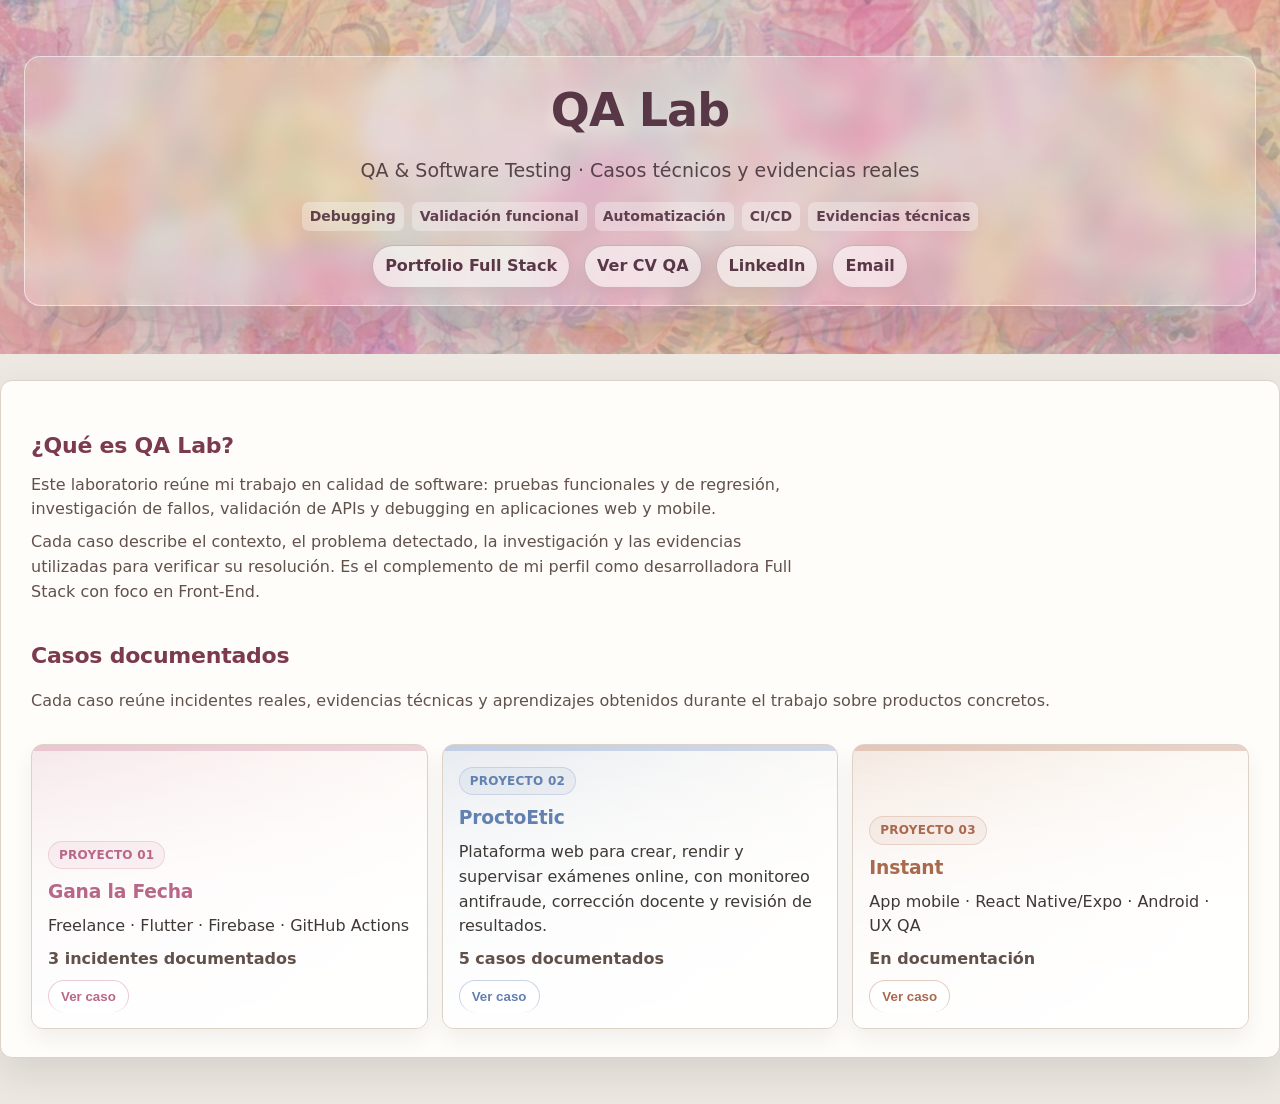
<file: qa/index.html>
<!doctype html>
<html lang="es">
<head>
  <meta charset="UTF-8" />
  <meta name="viewport" content="width=device-width, initial-scale=1.0" />
  <title>QA Lab | Testing y calidad de software · Malena Guirotane</title>
  <meta name="description" content="QA Lab: documentación de pruebas, incidentes, debugging, regresión y validación de aplicaciones web y mobile." />
  <link rel="stylesheet" href="../style.css" />
</head>

<body class="qa-page">
  <header class="site-header">
    <div class="container header-inner">
      <div class="brand">
        <h1 class="brand-title">QA Lab</h1>
        <p class="brand-subtitle">QA &amp; Software Testing · Casos técnicos y evidencias reales</p>

        <div class="qa-hero-keywords" aria-label="Enfoques QA Lab">
          <span class="qa-hero-keyword">Debugging</span>
          <span class="qa-hero-keyword">Validación funcional</span>
          <span class="qa-hero-keyword">Automatización</span>
          <span class="qa-hero-keyword">CI/CD</span>
          <span class="qa-hero-keyword">Evidencias técnicas</span>
        </div>

        <div class="brand-links">
          <a class="btn" href="/">Portfolio Full Stack</a>
          <a class="btn btn--primary" href="../assets/CV/CV-QA-Malena_Guirotane_2026.pdf" target="_blank" rel="noopener noreferrer">Ver CV QA</a>
          <a class="btn" href="https://www.linkedin.com/in/malena-guirotane" target="_blank" rel="noopener noreferrer">LinkedIn</a>
          <a class="btn" href="mailto:mguiro21@gmail.com?subject=Consulta%20sobre%20QA%20Lab">Email</a>
        </div>
      </div>
    </div>
  </header>

  <div class="paper-wrap">
    <main class="container paper-card">
      <section class="qa-intro">
        <h2>¿Qué es QA Lab?</h2>
        <div class="qa-copy">
          <p class="muted">
            Este laboratorio reúne mi trabajo en calidad de software: pruebas funcionales y de regresión, investigación de fallos, validación de APIs y debugging en aplicaciones web y mobile.
          </p>
          <p class="muted">
            Cada caso describe el contexto, el problema detectado, la investigación y las evidencias utilizadas para verificar su resolución. Es el complemento de mi perfil como desarrolladora Full Stack con foco en Front-End.
          </p>
        </div>
      </section>

      <section class="qa-cases">
        <h2>Casos documentados</h2>
        <p class="muted">
          Cada caso reúne incidentes reales, evidencias técnicas y aprendizajes obtenidos durante el trabajo sobre productos concretos.
        </p>

        <div class="qa-case-grid">
          <article class="card qa-case-card qa-case-card--mauri" data-project-card="mauri">
            <div class="qa-case-card__overlay"></div>
            <div class="qa-case-card__content">
            <div class="qa-case-card__label">PROYECTO 01</div>
            <h3>Gana la Fecha</h3>
            <p class="muted">Freelance · Flutter · Firebase · GitHub Actions</p>
            <p class="qa-case-status">3 incidentes documentados</p>
            <button class="btn qa-case-trigger" type="button" data-target="mauri" data-open-label="Ver caso" data-close-label="Cerrar caso">Ver caso</button>
            </div>
          </article>

          <article class="card qa-case-card qa-case-card--proctoetic" data-project-card="proctoetic">
            <div class="qa-case-card__overlay"></div>
            <div class="qa-case-card__content">
            <div class="qa-case-card__label">PROYECTO 02</div>
            <h3>ProctoEtic</h3>
            <p class="muted">Plataforma web para crear, rendir y supervisar exámenes online, con monitoreo antifraude, corrección docente y revisión de resultados.</p>
            <p class="qa-case-status">5 casos documentados</p>
            <button class="btn qa-case-trigger" type="button" data-target="proctoetic" data-open-label="Ver caso" data-close-label="Cerrar caso">Ver caso</button>
            </div>
          </article>

          <article class="card qa-case-card qa-case-card--instant" data-project-card="instant">
            <div class="qa-case-card__overlay"></div>
            <div class="qa-case-card__content">
            <div class="qa-case-card__label">PROYECTO 03</div>
            <h3>Instant</h3>
            <p class="muted">App mobile · React Native/Expo · Android · UX QA</p>
            <p class="qa-case-status">En documentación</p>
            <button class="btn qa-case-trigger" type="button" data-target="instant" data-open-label="Ver caso" data-close-label="Cerrar caso">Ver caso</button>
            </div>
          </article>

        </div>
      </section>

      <section id="mauri" class="qa-entry qa-entry--mauri" hidden>
        <div class="qa-entry__head">
          <span class="qa-entry__label">PROYECTO 01</span>
          <h2>Gana la Fecha</h2>
        </div>
        <p class="qa-entry__meta muted">Proyecto freelance de mantenimiento y mejora sobre una aplicación existente desarrollada en Flutter y Firebase.</p>

        <div class="qa-overview-strip">
          <div class="qa-overview-strip__head">
            <h3>Overview</h3>
            <p class="muted">Captura general del producto para contextualizar la documentación técnica.</p>
          </div>

          <div class="qa-media-grid qa-media-grid--overview qa-media-grid--overview-single">
            <figure class="qa-media-card">
              <button class="qa-media-thumb" type="button" data-lightbox-image="../assets/qa/gana-la-fecha/overview/01-login-mobile.png" data-lightbox-caption="Pantalla de login">
                <img src="../assets/qa/gana-la-fecha/overview/01-login-mobile.png" alt="Login de Gana la Fecha" loading="lazy">
              </button>
              <figcaption class="qa-media-caption">Pantalla de login</figcaption>
            </figure>
          </div>
        </div>

        <div class="qa-tabs" role="tablist" aria-label="Secciones Gana la Fecha">
          <button class="qa-tab is-active" type="button" role="tab" aria-selected="true" data-tab-target="mauri-overview">Contexto</button>
          <button class="qa-tab" type="button" role="tab" aria-selected="false" data-tab-target="mauri-summary">Rol y foco</button>
          <button class="qa-tab" type="button" role="tab" aria-selected="false" data-tab-target="mauri-tech">Stack</button>
          <button class="qa-tab" type="button" role="tab" aria-selected="false" data-tab-target="mauri-incidents">Casos QA &amp; Dev</button>
          <button class="qa-tab" type="button" role="tab" aria-selected="false" data-tab-target="mauri-learnings">Aprendizajes clave</button>
        </div>

        <div class="qa-tab-panels">
          <section id="mauri-overview" class="qa-tab-panel is-active" role="tabpanel">
            <p class="muted">Colaboré sobre una aplicación existente que necesitaba correcciones técnicas, estabilización de builds y validación de su versión web. El trabajo implicó comprender una base de código ajena, investigar fallos y realizar ajustes sin desarrollar el producto desde cero.</p>
            <p class="muted"><strong>Stack principal:</strong> Flutter · Firebase · GitHub Actions · Git / GitHub</p>
            <p class="muted"><strong>Foco:</strong> Debugging · Builds · CI/CD · Validación post-fix · Deploy</p>
          </section>

          <section id="mauri-summary" class="qa-tab-panel" role="tabpanel" hidden>
            <p class="muted"><strong>Rol:</strong> colaboración freelance con enfoque híbrido QA + desarrollo.</p>
            <p class="muted"><strong>Foco:</strong> debugging de errores, mantenimiento correctivo, configuración de builds, GitHub Actions, despliegues y validación posterior a los cambios.</p>
          </section>

          <section id="mauri-tech" class="qa-tab-panel" role="tabpanel" hidden>
            <div class="qa-tech-groups">
              <article class="qa-tech-group">
                <h3>Mobile / Web</h3>
                <ul class="stack">
                  <li>Flutter</li>
                  <li>Flutter Web</li>
                </ul>
              </article>

              <article class="qa-tech-group">
                <h3>Backend / Servicios</h3>
                <ul class="stack">
                  <li>Firebase</li>
                  <li>Firebase Hosting</li>
                </ul>
              </article>

              <article class="qa-tech-group">
                <h3>CI/CD</h3>
                <ul class="stack">
                  <li>GitHub Actions</li>
                  <li>Builds Android/Web</li>
                  <li>Artifacts</li>
                </ul>
              </article>

              <article class="qa-tech-group">
                <h3>Versionado</h3>
                <ul class="stack">
                  <li>Git</li>
                </ul>
              </article>
            </div>
          </section>

          <section id="mauri-incidents" class="qa-tab-panel" role="tabpanel" hidden>
            <div class="qa-incident-docs">
              <article class="qa-incident-doc">
                <div class="qa-incident-doc__head">
                  <div class="qa-incident-doc__meta">
                    <span class="qa-incident-doc__id">GLF-001</span>
                    <h3>Pipeline Android bloqueado por configuración Firebase</h3>
                  </div>
                  <div class="qa-incident-doc__badges">
                    <span class="qa-incident-pill-group">
                      <span class="qa-incident-pill-label">Severidad</span>
                      <span class="qa-incident-pill">Alta</span>
                    </span>
                    <span class="qa-incident-pill-group">
                      <span class="qa-incident-pill-label">Estado</span>
                      <span class="qa-incident-pill qa-incident-pill--status">Resuelto</span>
                    </span>
                    <button class="qa-incident-toggle" type="button" data-incident-target="glf-001-detail" aria-expanded="false">Ver detalle</button>
                  </div>
                </div>

                <div id="glf-001-detail" class="qa-incident-doc__detail" hidden>
                  <div class="qa-incident-copy">
                    <p><strong>Resumen:</strong> El pipeline de GitHub Actions no lograba generar correctamente el build Android debido a una configuración requerida por Firebase que no estaba disponible durante la ejecución.</p>
                    <p><strong>Qué ocurrió:</strong> El workflow fallaba durante <code>processReleaseGoogleServices</code> porque el entorno de CI no encontraba <code>google-services.json</code>, necesario para completar el build de la aplicación.</p>
                    <p><strong>Resolución y validación:</strong> Se ajustó la configuración del pipeline para disponer del archivo requerido durante el proceso de build sin incorporarlo directamente al repositorio. Después del cambio realicé un <strong>re-test del pipeline</strong>, verificando que la ejecución finalizara correctamente y que se generaran los artifacts correspondientes para Android y web.</p>
                    <p><strong>Prácticas aplicadas:</strong> Debugging de CI/CD · Testing de build · GitHub Actions · Gestión de configuración · Re-test · Verificación de artifacts · Validación post-fix</p>
                  </div>

                  <div class="qa-evidence-block">
                    <h4>Evidencias</h4>
                    <div class="qa-media-grid">
                      <figure class="qa-media-card">
                        <button class="qa-media-thumb" type="button" data-lightbox-image="../assets/qa/gana-la-fecha/incidents/GLF-001-pipeline-android-build/01-actions-history.png" data-lightbox-caption="Pipeline fallido">
                          <img src="../assets/qa/gana-la-fecha/incidents/GLF-001-pipeline-android-build/01-actions-history.png" alt="Historial de GitHub Actions con pipeline fallido" loading="lazy">
                        </button>
                        <figcaption class="qa-media-caption">Pipeline fallido</figcaption>
                      </figure>

                      <figure class="qa-media-card">
                        <button class="qa-media-thumb" type="button" data-lightbox-image="../assets/qa/gana-la-fecha/incidents/GLF-001-pipeline-android-build/02-build-error-google-services.png" data-lightbox-caption="Error Google Services">
                          <img src="../assets/qa/gana-la-fecha/incidents/GLF-001-pipeline-android-build/02-build-error-google-services.png" alt="Error Google Services durante el build Android" loading="lazy">
                        </button>
                        <figcaption class="qa-media-caption">Error Google Services</figcaption>
                      </figure>

                      <figure class="qa-media-card">
                        <button class="qa-media-thumb" type="button" data-lightbox-image="../assets/qa/gana-la-fecha/incidents/GLF-001-pipeline-android-build/03-build-success-artifacts.png" data-lightbox-caption="Pipeline exitoso">
                          <img src="../assets/qa/gana-la-fecha/incidents/GLF-001-pipeline-android-build/03-build-success-artifacts.png" alt="Build exitoso con artifacts generados" loading="lazy">
                        </button>
                        <figcaption class="qa-media-caption">Pipeline exitoso</figcaption>
                      </figure>
                    </div>
                  </div>
                </div>
              </article>

              <article class="qa-incident-doc">
                <div class="qa-incident-doc__head">
                  <div class="qa-incident-doc__meta">
                    <span class="qa-incident-doc__id">GLF-002</span>
                    <h3>Error crítico durante el inicio de Flutter Web</h3>
                  </div>
                  <div class="qa-incident-doc__badges">
                    <span class="qa-incident-pill-group">
                      <span class="qa-incident-pill-label">Severidad</span>
                      <span class="qa-incident-pill">Alta</span>
                    </span>
                    <span class="qa-incident-pill-group">
                      <span class="qa-incident-pill-label">Estado</span>
                      <span class="qa-incident-pill qa-incident-pill--status">Resuelto</span>
                    </span>
                    <button class="qa-incident-toggle" type="button" data-incident-target="glf-002-detail" aria-expanded="false">Ver detalle</button>
                  </div>
                </div>

                <div id="glf-002-detail" class="qa-incident-doc__detail" hidden>
                  <div class="qa-incident-copy">
                    <p><strong>Resumen:</strong> La versión web de la aplicación presentaba un error de runtime durante el inicio e impedía acceder normalmente al sistema.</p>
                    <p><strong>Qué ocurrió:</strong> Al cargar la aplicación aparecía un error asociado al uso de un valor nulo durante el arranque. El problema impedía que la interfaz llegara correctamente a la pantalla de acceso.</p>
                    <p><strong>Resolución y validación:</strong> Se investigó el flujo de inicialización de la aplicación y se realizaron ajustes para evitar el fallo durante el arranque. Luego ejecuté un <strong>re-test del inicio de Flutter Web</strong>, comprobando que la aplicación cargara nuevamente y llegara correctamente a la pantalla de login.</p>
                    <p><strong>Prácticas aplicadas:</strong> Debugging de runtime · Flutter Web · Análisis de errores · Testing funcional · Re-test · Validación post-fix</p>
                  </div>

                  <div class="qa-evidence-block">
                    <h4>Evidencias</h4>
                    <div class="qa-media-grid">
                      <figure class="qa-media-card">
                        <button class="qa-media-thumb" type="button" data-lightbox-image="../assets/qa/gana-la-fecha/incidents/GLF-002-recuperacion-inicio-web/01-error-null-startup.png" data-lightbox-caption="Error de inicio">
                          <img src="../assets/qa/gana-la-fecha/incidents/GLF-002-recuperacion-inicio-web/01-error-null-startup.png" alt="Error durante el inicio de Flutter Web" loading="lazy">
                        </button>
                        <figcaption class="qa-media-caption">Error de inicio</figcaption>
                      </figure>

                      <figure class="qa-media-card">
                        <button class="qa-media-thumb" type="button" data-lightbox-image="../assets/qa/gana-la-fecha/incidents/GLF-002-recuperacion-inicio-web/02-app-working-login.png" data-lightbox-caption="Aplicación recuperada">
                          <img src="../assets/qa/gana-la-fecha/incidents/GLF-002-recuperacion-inicio-web/02-app-working-login.png" alt="Aplicación operativa luego del fix" loading="lazy">
                        </button>
                        <figcaption class="qa-media-caption">Aplicación recuperada</figcaption>
                      </figure>
                    </div>
                  </div>
                </div>
              </article>

              <article class="qa-incident-doc">
                <div class="qa-incident-doc__head">
                  <div class="qa-incident-doc__meta">
                    <span class="qa-incident-doc__id">GLF-003</span>
                    <h3>Validación de despliegue web en Firebase Hosting</h3>
                  </div>
                  <div class="qa-incident-doc__badges">
                    <span class="qa-incident-pill-group">
                      <span class="qa-incident-pill-label">Tipo</span>
                      <span class="qa-incident-pill">Validación de deploy</span>
                    </span>
                    <span class="qa-incident-pill-group">
                      <span class="qa-incident-pill-label">Estado</span>
                      <span class="qa-incident-pill qa-incident-pill--status">Validado</span>
                    </span>
                    <button class="qa-incident-toggle" type="button" data-incident-target="glf-003-detail" aria-expanded="false">Ver detalle</button>
                  </div>
                </div>

                <div id="glf-003-detail" class="qa-incident-doc__detail" hidden>
                  <div class="qa-incident-copy">
                    <p><strong>Resumen:</strong> Después de estabilizar el proceso de build, se validó que la versión web quedara correctamente publicada y accesible desde Firebase Hosting.</p>
                    <p><strong>Qué se validó:</strong> Era necesario comprobar no solo que el workflow terminara correctamente, sino también que el build generado se publicara y que la aplicación pudiera abrirse desde el entorno desplegado.</p>
                    <p><strong>Pruebas realizadas:</strong> Se verificó la ejecución exitosa de GitHub Actions, la generación de artifacts, la publicación en Firebase Hosting y el acceso efectivo a la aplicación desde navegador.</p>
                    <p><strong>Prácticas aplicadas:</strong> Validación de deploy · CI/CD · GitHub Actions · Firebase Hosting · Verificación de artifacts · Validación post-deploy</p>
                  </div>

                  <div class="qa-evidence-block">
                    <h4>Evidencias</h4>
                    <div class="qa-media-grid">
                      <figure class="qa-media-card">
                        <button class="qa-media-thumb" type="button" data-lightbox-image="../assets/qa/gana-la-fecha/incidents/GLF-003-validacion-despliegue-web/01-github-actions-success.png" data-lightbox-caption="GitHub Actions exitoso">
                          <img src="../assets/qa/gana-la-fecha/incidents/GLF-003-validacion-despliegue-web/01-github-actions-success.png" alt="Run exitoso de GitHub Actions" loading="lazy">
                        </button>
                        <figcaption class="qa-media-caption">GitHub Actions exitoso</figcaption>
                      </figure>

                      <figure class="qa-media-card">
                        <button class="qa-media-thumb" type="button" data-lightbox-image="../assets/qa/gana-la-fecha/incidents/GLF-003-validacion-despliegue-web/02-firebase-hosting-deploy.png" data-lightbox-caption="Firebase Hosting">
                          <img src="../assets/qa/gana-la-fecha/incidents/GLF-003-validacion-despliegue-web/02-firebase-hosting-deploy.png" alt="Despliegue realizado en Firebase Hosting" loading="lazy">
                        </button>
                        <figcaption class="qa-media-caption">Firebase Hosting</figcaption>
                      </figure>

                      <figure class="qa-media-card">
                        <button class="qa-media-thumb" type="button" data-lightbox-image="../assets/qa/gana-la-fecha/incidents/GLF-003-validacion-despliegue-web/03-app-online.png" data-lightbox-caption="Aplicación publicada">
                          <img src="../assets/qa/gana-la-fecha/incidents/GLF-003-validacion-despliegue-web/03-app-online.png" alt="Aplicación publicada en web" loading="lazy">
                        </button>
                        <figcaption class="qa-media-caption">Aplicación publicada</figcaption>
                      </figure>
                    </div>
                  </div>
                </div>
              </article>

            </div>
          </section>

          <section id="mauri-learnings" class="qa-tab-panel" role="tabpanel" hidden>
            <div class="qa-fact-grid">
              <div class="qa-fact-row">
                <span class="qa-fact-key">CI/CD y configuración sensible</span>
                <span class="qa-fact-value">Trabajar con el fallo del build me permitió entender mejor cómo manejar configuraciones necesarias para Firebase dentro de un pipeline sin depender de archivos sensibles expuestos directamente en el repositorio.</span>
              </div>
              <div class="qa-fact-row">
                <span class="qa-fact-key">Un build exitoso no garantiza que la aplicación funcione</span>
                <span class="qa-fact-value">Después de resolver el pipeline, encontré un error que aparecía recién durante la ejecución de Flutter Web. Eso me ayudó a diferenciar problemas de compilación de problemas de runtime y a entender que la validación debe continuar después del build.</span>
              </div>
              <div class="qa-fact-row">
                <span class="qa-fact-key">Debugging de runtime</span>
                <span class="qa-fact-value">Investigar el error de inicio me permitió trabajar con fallos que solo aparecen al ejecutar la aplicación y comprobar la importancia de validar nuevamente el comportamiento después de cada corrección.</span>
              </div>
              <div class="qa-fact-row">
                <span class="qa-fact-key">Validación post-deploy</span>
                <span class="qa-fact-value">El despliegue en Firebase me mostró que un workflow exitoso tampoco alcanza por sí solo: es necesario comprobar que la versión publicada sea realmente accesible en el entorno final.</span>
              </div>
              <div class="qa-fact-row">
                <span class="qa-fact-key">Trabajo sobre una aplicación existente</span>
                <span class="qa-fact-value">Este proyecto me permitió practicar cómo comprender una base de código que no desarrollé desde cero, intervenir de forma puntual y validar cada cambio antes de continuar.</span>
              </div>
            </div>
          </section>
        </div>
      </section>

      <section id="proctoetic" class="qa-entry qa-entry--proctoetic" hidden>
        <div class="qa-entry__head">
          <span class="qa-entry__label">PROYECTO 02</span>
          <h2>ProctoEtic</h2>
        </div>
        <p class="qa-entry__meta muted">Plataforma web para crear, rendir y supervisar exámenes online, con monitoreo antifraude, corrección docente y revisión de resultados.</p>

        <div class="qa-overview-strip">
          <div class="qa-overview-strip__head">
            <h3>Overview</h3>
            <p class="muted">Capturas base para documentar el acceso y Dashboard docente.</p>
          </div>

          <div class="qa-media-grid qa-media-grid--overview">
            <figure class="qa-media-card">
              <button class="qa-media-thumb" type="button" data-lightbox-image="../assets/qa/proctoetic/overview/01-login-docente.png" data-lightbox-caption="Pantalla de login docente">
                <img src="../assets/qa/proctoetic/overview/01-login-docente.png" alt="Login docente de ProctoEtic" loading="lazy">
              </button>
              <figcaption class="qa-media-caption">Pantalla de login docente</figcaption>
            </figure>

            <figure class="qa-media-card">
              <button class="qa-media-thumb" type="button" data-lightbox-image="../assets/qa/proctoetic/overview/02-dashboard-docente.png" data-lightbox-caption="Tablero docente">
                <img src="../assets/qa/proctoetic/overview/02-dashboard-docente.png" alt="Dashboard docente de ProctoEtic" loading="lazy">
              </button>
              <figcaption class="qa-media-caption">Tablero docente</figcaption>
            </figure>
          </div>
        </div>

        <div class="qa-tabs" role="tablist" aria-label="Secciones ProctoEtic">
          <button class="qa-tab is-active" type="button" role="tab" aria-selected="true" data-tab-target="proctoetic-overview">Contexto</button>
          <button class="qa-tab" type="button" role="tab" aria-selected="false" data-tab-target="proctoetic-summary">Rol y foco</button>
          <button class="qa-tab" type="button" role="tab" aria-selected="false" data-tab-target="proctoetic-tech">Stack</button>
          <button class="qa-tab" type="button" role="tab" aria-selected="false" data-tab-target="proctoetic-incidents">Casos QA &amp; Dev</button>
          <button class="qa-tab" type="button" role="tab" aria-selected="false" data-tab-target="proctoetic-learnings">Aprendizajes clave</button>
        </div>

        <div class="qa-tab-panels">
          <section id="proctoetic-overview" class="qa-tab-panel is-active" role="tabpanel">
            <div class="qa-fact-grid">
              <div class="qa-fact-row"><span class="qa-fact-key">Contexto</span><span class="qa-fact-value">Plataforma web para crear, rendir y supervisar exámenes online, con monitoreo antifraude, corrección docente y revisión de resultados.</span></div>
              <div class="qa-fact-row"><span class="qa-fact-key">Stack principal</span><span class="qa-fact-value">React / Next.js · Node / Express · PostgreSQL</span></div>
              <div class="qa-fact-row"><span class="qa-fact-key">Foco</span><span class="qa-fact-value">Testing funcional · Integración · Debugging · Seguridad · Reglas de negocio</span></div>
            </div>
          </section>

          <section id="proctoetic-summary" class="qa-tab-panel" role="tabpanel" hidden>
            <p class="muted"><strong>Rol:</strong> enfoque híbrido QA + Dev sobre flujos críticos del producto.</p>
            <p class="muted"><strong>Foco:</strong> Testing funcional · Integración · Debugging · Seguridad · Reglas de negocio.</p>
          </section>

          <section id="proctoetic-tech" class="qa-tab-panel" role="tabpanel" hidden>
            <div class="qa-tech-groups">
              <article class="qa-tech-group">
                <h3>Frontend</h3>
                <ul class="stack">
                  <li>React</li>
                  <li>Next.js</li>
                </ul>
              </article>

              <article class="qa-tech-group">
                <h3>Backend</h3>
                <ul class="stack">
                  <li>Node.js</li>
                  <li>Express</li>
                </ul>
              </article>

              <article class="qa-tech-group">
                <h3>Base de datos</h3>
                <ul class="stack">
                  <li>PostgreSQL</li>
                </ul>
              </article>
            </div>
          </section>

          <section id="proctoetic-incidents" class="qa-tab-panel" role="tabpanel" hidden>
            <div class="qa-incident-docs">
              <article class="qa-incident-doc">
                <div class="qa-incident-doc__head">
                  <div class="qa-incident-doc__meta">
                    <span class="qa-incident-doc__id">QA-PROCTO-001</span>
                    <h3>Aislamiento de exámenes entre docentes</h3>
                  </div>
                  <div class="qa-incident-doc__badges">
                    <span class="qa-incident-pill-group">
                      <span class="qa-incident-pill-label">Severidad</span>
                      <span class="qa-incident-pill">Alta</span>
                    </span>
                    <span class="qa-incident-pill-group">
                      <span class="qa-incident-pill-label">Estado</span>
                      <span class="qa-incident-pill qa-incident-pill--status">Resuelto</span>
                    </span>
                    <button class="qa-incident-toggle" type="button" data-incident-target="qa-procto-001-detail" aria-expanded="false">Ver detalle</button>
                  </div>
                </div>

                <div id="qa-procto-001-detail" class="qa-incident-doc__detail" hidden>
                  <div class="qa-incident-copy">
                    <p><strong>Resumen:</strong> Se detectó que el acceso a los exámenes necesitaba aislar correctamente la información correspondiente a cada docente.</p>
                    <p><strong>Qué ocurrió:</strong> El listado de exámenes no garantizaba en todos los casos que cada usuario visualizara únicamente los recursos asociados a su cuenta. En una plataforma multiusuario, esto podía afectar la privacidad y separación de información entre docentes.</p>
                    <p><strong>Resolución y validación:</strong> Se reforzó la autenticación y el filtrado de exámenes por propietario y membresías. Después del ajuste, se realizó una <strong>prueba de regresión sobre los flujos de acceso y listado de exámenes</strong>, verificando que cada docente pudiera visualizar únicamente los recursos correspondientes a su usuario y que el comportamiento previo esperado continuara funcionando correctamente.</p>
                    <p><strong>Prácticas aplicadas:</strong> Testing funcional · Pruebas de regresión · Control de acceso · Validación de permisos · API/backend debugging</p>
                  </div>

                  <div class="qa-evidence-block">
                    <h4>Evidencias</h4>
                    <div class="qa-media-grid">
                      <figure class="qa-media-card">
                        <button class="qa-media-thumb" type="button" data-lightbox-image="../assets/qa/proctoetic/incidents/QA-PROCTO-001-seguridad-owner-isolation/01-commit-isolate-exams.png.png" data-lightbox-caption="Commit histórico del fix de aislamiento">
                          <img src="../assets/qa/proctoetic/incidents/QA-PROCTO-001-seguridad-owner-isolation/01-commit-isolate-exams.png.png" alt="Commit histórico donde se introduce el fix de aislamiento de exámenes por usuario" loading="lazy">
                        </button>
                        <figcaption class="qa-media-caption">Commit histórico donde se introduce el fix de aislamiento de exámenes por usuario.</figcaption>
                      </figure>
                      <figure class="qa-media-card">
                        <button class="qa-media-thumb" type="button" data-lightbox-image="../assets/qa/proctoetic/incidents/QA-PROCTO-001-seguridad-owner-isolation/02-diff-api-exams-auth-scope.png.png" data-lightbox-caption="Diff del alcance autenticado del endpoint">
                          <img src="../assets/qa/proctoetic/incidents/QA-PROCTO-001-seguridad-owner-isolation/02-diff-api-exams-auth-scope.png.png" alt="Diff donde el endpoint de listado de exámenes pasa a requerir autenticación y filtro por owner y memberships" loading="lazy">
                        </button>
                        <figcaption class="qa-media-caption">Diff donde el endpoint de listado de exámenes pasa a requerir autenticación y filtro por owner/memberships.</figcaption>
                      </figure>
                      <figure class="qa-media-card">
                        <button class="qa-media-thumb" type="button" data-lightbox-image="../assets/qa/proctoetic/incidents/QA-PROCTO-001-seguridad-owner-isolation/03-claim-legacy-endpoint.png.png" data-lightbox-caption="Endpoint de remediación legacy">
                          <img src="../assets/qa/proctoetic/incidents/QA-PROCTO-001-seguridad-owner-isolation/03-claim-legacy-endpoint.png.png" alt="Endpoint de remediación para reclamar exámenes legacy asociados a owner local" loading="lazy">
                        </button>
                        <figcaption class="qa-media-caption">Endpoint de remediación para reclamar exámenes legacy asociados a owner local.</figcaption>
                      </figure>
                    </div>
                  </div>
                </div>
              </article>

              <article class="qa-incident-doc">
                <div class="qa-incident-doc__head">
                  <div class="qa-incident-doc__meta">
                    <span class="qa-incident-doc__id">QA-PROCTO-002</span>
                    <h3>Compatibilidad con PostgreSQL en rutas de examen</h3>
                  </div>
                  <div class="qa-incident-doc__badges">
                    <span class="qa-incident-pill-group">
                      <span class="qa-incident-pill-label">Severidad</span>
                      <span class="qa-incident-pill">Alta</span>
                    </span>
                    <span class="qa-incident-pill-group">
                      <span class="qa-incident-pill-label">Estado</span>
                      <span class="qa-incident-pill qa-incident-pill--status">Resuelto</span>
                    </span>
                    <button class="qa-incident-toggle" type="button" data-incident-target="qa-procto-002-detail" aria-expanded="false">Ver detalle</button>
                  </div>
                </div>

                <div id="qa-procto-002-detail" class="qa-incident-doc__detail" hidden>
                  <div class="qa-incident-copy">
                    <p><strong>Resumen:</strong> Durante la migración a PostgreSQL se detectaron incompatibilidades en consultas utilizadas por distintas funcionalidades del examen.</p>
                    <p><strong>Qué ocurrió:</strong> Algunas rutas utilizaban consultas SQL raw con placeholders o referencias a columnas que no eran compatibles con PostgreSQL. Esto provocaba errores en funcionalidades relacionadas con preguntas, chat, paper y revisión.</p>
                    <p><strong>Resolución y validación:</strong> Se ajustaron las consultas afectadas y se incorporaron controles para facilitar la detección de errores. Luego se realizaron <strong>pruebas de integración entre API y base de datos</strong>, seguidas de una <strong>regresión sobre los flujos afectados</strong>, para confirmar que las funcionalidades continuaran respondiendo correctamente después de la migración.</p>
                    <p><strong>Prácticas aplicadas:</strong> Testing de integración · Pruebas de regresión · SQL debugging · API testing · PostgreSQL · Validación post-fix</p>
                  </div>

                  <div class="qa-evidence-block">
                    <h4>Evidencias</h4>
                    <div class="qa-media-grid">
                      <figure class="qa-media-card">
                        <button class="qa-media-thumb" type="button" data-lightbox-image="../assets/qa/proctoetic/incidents/QA-PROCTO-002-migracion-postgres/01-commit-postgres-fix.png.png" data-lightbox-caption="Commit histórico del fix PostgreSQL">
                          <img src="../assets/qa/proctoetic/incidents/QA-PROCTO-002-migracion-postgres/01-commit-postgres-fix.png.png" alt="Commit histórico donde se corrigen raw queries y se restaura chat, paper y questions" loading="lazy">
                        </button>
                        <figcaption class="qa-media-caption">Commit histórico donde se corrigen raw queries y se restaura chat, paper, questions.</figcaption>
                      </figure>
                      <figure class="qa-media-card">
                        <button class="qa-media-thumb" type="button" data-lightbox-image="../assets/qa/proctoetic/incidents/QA-PROCTO-002-migracion-postgres/02-diff-placeholder-fix.png.png" data-lightbox-caption="Diff de compatibilidad PostgreSQL">
                          <img src="../assets/qa/proctoetic/incidents/QA-PROCTO-002-migracion-postgres/02-diff-placeholder-fix.png.png" alt="Diff donde se corrigen placeholders y columnas para compatibilidad con PostgreSQL" loading="lazy">
                        </button>
                        <figcaption class="qa-media-caption">Diff donde se corrigen placeholders y columnas para compatibilidad con PostgreSQL.</figcaption>
                      </figure>
                      <figure class="qa-media-card">
                        <button class="qa-media-thumb" type="button" data-lightbox-image="../assets/qa/proctoetic/incidents/QA-PROCTO-002-migracion-postgres/03-lite-schema-repair.png.png" data-lightbox-caption="Rutinas de reparación lite">
                          <img src="../assets/qa/proctoetic/incidents/QA-PROCTO-002-migracion-postgres/03-lite-schema-repair.png.png" alt="Código actual con rutinas de reparación de esquema lite" loading="lazy">
                        </button>
                        <figcaption class="qa-media-caption">Código actual con rutinas de reparación de esquema lite.</figcaption>
                      </figure>
                    </div>
                  </div>
                </div>
              </article>

              <article class="qa-incident-doc">
                <div class="qa-incident-doc__head">
                  <div class="qa-incident-doc__meta">
                    <span class="qa-incident-doc__id">QA-PROCTO-003</span>
                    <h3>Error 404 al acceder a la revisión del examen</h3>
                  </div>
                  <div class="qa-incident-doc__badges">
                    <span class="qa-incident-pill-group">
                      <span class="qa-incident-pill-label">Severidad</span>
                      <span class="qa-incident-pill">Alta</span>
                    </span>
                    <span class="qa-incident-pill-group">
                      <span class="qa-incident-pill-label">Estado</span>
                      <span class="qa-incident-pill qa-incident-pill--status">Resuelto</span>
                    </span>
                    <button class="qa-incident-toggle" type="button" data-incident-target="qa-procto-003-detail" aria-expanded="false">Ver detalle</button>
                  </div>
                </div>

                <div id="qa-procto-003-detail" class="qa-incident-doc__detail" hidden>
                  <div class="qa-incident-copy">
                    <p><strong>Resumen:</strong> Después de finalizar y corregir un examen, el alumno no podía acceder correctamente a la revisión desde la opción “Ver revisión”.</p>
                    <p><strong>Qué ocurrió:</strong> Al intentar ingresar, la interfaz no cargaba el examen corregido. Mediante DevTools y la pestaña Network se identificó que la solicitud al recurso de revisión devolvía un error HTTP 404.</p>
                    <p><strong>Resolución y validación:</strong> Se analizó la integración entre frontend y backend hasta localizar el origen del error y se corrigió el acceso al recurso correspondiente. Después del fix se realizó un <strong>re-test del defecto</strong> y una <strong>prueba de regresión del flujo completo de revisión</strong>: acceso desde “Ver revisión”, recuperación de datos, visualización de respuestas y feedback, y generación de la versión imprimible/PDF.</p>
                    <p><strong>Prácticas aplicadas:</strong> Testing funcional · Re-test · Pruebas de regresión · DevTools / Network · HTTP · Debugging frontend/backend</p>
                  </div>

                  <div class="qa-evidence-block">
                    <h4>Evidencias</h4>
                    <div class="qa-media-grid">
                      <figure class="qa-media-card">
                        <button class="qa-media-thumb" type="button" data-lightbox-image="../assets/qa/proctoetic/incidents/QA-PROCTO-003-revision-examen-404/01-review-button.png" data-lightbox-caption="Botón Ver revisión">
                          <img src="../assets/qa/proctoetic/incidents/QA-PROCTO-003-revision-examen-404/01-review-button.png" alt="Botón de revisión de examen" loading="lazy">
                        </button>
                        <figcaption class="qa-media-caption">Botón Ver revisión</figcaption>
                      </figure>
                      <figure class="qa-media-card">
                        <button class="qa-media-thumb" type="button" data-lightbox-image="../assets/qa/proctoetic/incidents/QA-PROCTO-003-revision-examen-404/02-review-error.png" data-lightbox-caption="Error al validar la revisión">
                          <img src="../assets/qa/proctoetic/incidents/QA-PROCTO-003-revision-examen-404/02-review-error.png" alt="Error al revisar examen" loading="lazy">
                        </button>
                        <figcaption class="qa-media-caption">Error al validar la revisión</figcaption>
                      </figure>
                      <figure class="qa-media-card">
                        <button class="qa-media-thumb" type="button" data-lightbox-image="../assets/qa/proctoetic/incidents/QA-PROCTO-003-revision-examen-404/03-network-404.png" data-lightbox-caption="Error 404 en Network">
                          <img src="../assets/qa/proctoetic/incidents/QA-PROCTO-003-revision-examen-404/03-network-404.png" alt="Respuesta 404 en red" loading="lazy">
                        </button>
                        <figcaption class="qa-media-caption">Error 404 en Network</figcaption>
                      </figure>
                      <figure class="qa-media-card">
                        <button class="qa-media-thumb" type="button" data-lightbox-image="../assets/qa/proctoetic/incidents/QA-PROCTO-003-revision-examen-404/04-review-fixed.png" data-lightbox-caption="Revisión funcionando">
                          <img src="../assets/qa/proctoetic/incidents/QA-PROCTO-003-revision-examen-404/04-review-fixed.png" alt="Revisión corregida" loading="lazy">
                        </button>
                        <figcaption class="qa-media-caption">Revisión funcionando</figcaption>
                      </figure>
                      <figure class="qa-media-card">
                        <button class="qa-media-thumb" type="button" data-lightbox-image="../assets/qa/proctoetic/incidents/QA-PROCTO-003-revision-examen-404/05-review-pdf.png" data-lightbox-caption="Vista tipo PDF">
                          <img src="../assets/qa/proctoetic/incidents/QA-PROCTO-003-revision-examen-404/05-review-pdf.png" alt="Visualización PDF en revisión" loading="lazy">
                        </button>
                        <figcaption class="qa-media-caption">Vista tipo PDF</figcaption>
                      </figure>
                    </div>
                  </div>
                </div>
              </article>

              <article class="qa-incident-doc">
                <div class="qa-incident-doc__head">
                  <div class="qa-incident-doc__meta">
                    <span class="qa-incident-doc__id">QA-PROCTO-004</span>
                    <h3>Flujo de corrección manual y feedback docente</h3>
                  </div>
                  <div class="qa-incident-doc__badges">
                    <span class="qa-incident-pill-group">
                      <span class="qa-incident-pill-label">Tipo</span>
                      <span class="qa-incident-pill">Validación funcional</span>
                    </span>
                    <span class="qa-incident-pill-group">
                      <span class="qa-incident-pill-label">Estado</span>
                      <span class="qa-incident-pill qa-incident-pill--status">Validado</span>
                    </span>
                    <button class="qa-incident-toggle" type="button" data-incident-target="qa-procto-004-detail" aria-expanded="false">Ver detalle</button>
                  </div>
                </div>

                <div id="qa-procto-004-detail" class="qa-incident-doc__detail" hidden>
                  <div class="qa-incident-copy">
                    <p><strong>Resumen:</strong> Se validó el recorrido completo de corrección manual de un examen y la posterior visualización de resultados por parte del alumno.</p>
                    <p><strong>Qué se validó:</strong> El flujo debía mantener consistencia entre las respuestas del alumno, la calificación asignada, el feedback docente y la información presentada posteriormente en la revisión.</p>
                    <p><strong>Pruebas realizadas:</strong> Se ejecutó una <strong>prueba funcional end-to-end</strong> desde la bandeja de corrección docente hasta la revisión final del examen. Se verificaron estados, calificaciones, comentarios generales y la generación de la versión imprimible/PDF.</p>
                    <p><strong>Prácticas aplicadas:</strong> Testing funcional · Validación end-to-end · Reglas de negocio · Consistencia de datos · Validación de salida PDF</p>
                  </div>

                  <div class="qa-evidence-block">
                    <h4>Evidencias</h4>
                    <div class="qa-media-grid">
                      <figure class="qa-media-card">
                        <button class="qa-media-thumb" type="button" data-lightbox-image="../assets/qa/proctoetic/incidents/QA-PROCTO-004-correccion-manual-feedback/01-grading-panel.png" data-lightbox-caption="Panel de corrección manual">
                          <img src="../assets/qa/proctoetic/incidents/QA-PROCTO-004-correccion-manual-feedback/01-grading-panel.png" alt="Panel de corrección manual" loading="lazy">
                        </button>
                        <figcaption class="qa-media-caption">Panel de corrección manual</figcaption>
                      </figure>
                      <figure class="qa-media-card">
                        <button class="qa-media-thumb" type="button" data-lightbox-image="../assets/qa/proctoetic/incidents/QA-PROCTO-004-correccion-manual-feedback/02-review-with-feedback.png" data-lightbox-caption="Revisión con feedback">
                          <img src="../assets/qa/proctoetic/incidents/QA-PROCTO-004-correccion-manual-feedback/02-review-with-feedback.png" alt="Revisión con feedback" loading="lazy">
                        </button>
                        <figcaption class="qa-media-caption">Revisión con feedback</figcaption>
                      </figure>
                      <figure class="qa-media-card">
                        <button class="qa-media-thumb" type="button" data-lightbox-image="../assets/qa/proctoetic/incidents/QA-PROCTO-004-correccion-manual-feedback/03-review-print-summary.png" data-lightbox-caption="Resumen imprimible de revisión">
                          <img src="../assets/qa/proctoetic/incidents/QA-PROCTO-004-correccion-manual-feedback/03-review-print-summary.png" alt="Resumen imprimible del examen corregido" loading="lazy">
                        </button>
                        <figcaption class="qa-media-caption">Resumen imprimible de revisión</figcaption>
                      </figure>
                    </div>
                  </div>
                </div>
              </article>

              <article class="qa-incident-doc">
                <div class="qa-incident-doc__head">
                  <div class="qa-incident-doc__meta">
                    <span class="qa-incident-doc__id">QA-PROCTO-005</span>
                    <h3>Validación del sistema antifraude</h3>
                  </div>
                  <div class="qa-incident-doc__badges">
                    <span class="qa-incident-pill-group">
                      <span class="qa-incident-pill-label">Tipo</span>
                      <span class="qa-incident-pill">Validación funcional</span>
                    </span>
                    <span class="qa-incident-pill-group">
                      <span class="qa-incident-pill-label">Estado</span>
                      <span class="qa-incident-pill qa-incident-pill--status">Validado</span>
                    </span>
                    <button class="qa-incident-toggle" type="button" data-incident-target="qa-procto-005-detail" aria-expanded="false">Ver detalle</button>
                  </div>
                </div>

                <div id="qa-procto-005-detail" class="qa-incident-doc__detail" hidden>
                  <div class="qa-incident-copy">
                    <p><strong>Resumen:</strong> Se comprobó el comportamiento de una de las reglas antifraude implementadas durante la realización del examen.</p>
                    <p><strong>Qué se validó:</strong> Ante una acción contemplada como no permitida, el sistema debía detectar el evento, mostrar una advertencia al alumno y aplicar correctamente la penalización correspondiente.</p>
                    <p><strong>Pruebas realizadas:</strong> Se ejecutó una <strong>prueba funcional sobre el flujo antifraude</strong>, provocando intencionalmente la condición a validar. Se comprobó la aparición de la advertencia, el descuento de una vida y la posibilidad de regresar al examen respetando las reglas establecidas.</p>
                    <p><strong>Prácticas aplicadas:</strong> Testing funcional · Casos negativos · Reglas de negocio · Validación de estados · Antifraude · UX de errores y advertencias</p>
                  </div>

                  <div class="qa-evidence-block">
                    <h4>Evidencias</h4>
                    <div class="qa-media-grid">
                      <figure class="qa-media-card">
                        <button class="qa-media-thumb" type="button" data-lightbox-image="../assets/qa/proctoetic/incidents/QA-PROCTO-005-antifraude/01-antifraude-warning.png" data-lightbox-caption="Advertencia del sistema antifraude">
                          <img src="../assets/qa/proctoetic/incidents/QA-PROCTO-005-antifraude/01-antifraude-warning.png" alt="Advertencia del sistema antifraude durante el examen" loading="lazy">
                        </button>
                        <figcaption class="qa-media-caption">Advertencia del sistema antifraude</figcaption>
                      </figure>
                    </div>
                  </div>
                </div>
              </article>
            </div>
          </section>

          <section id="proctoetic-learnings" class="qa-tab-panel" role="tabpanel" hidden>
            <div class="qa-fact-grid">
              <div class="qa-fact-row">
                <span class="qa-fact-key">Control de acceso y regresión</span>
                <span class="qa-fact-value">Entendí que validar permisos no implica solo comprobar que el fix funcione, sino también revisar que no afecte otros flujos ni permita accesos indebidos.</span>
              </div>
              <div class="qa-fact-row">
                <span class="qa-fact-key">Integración API–base de datos</span>
                <span class="qa-fact-value">Trabajar con la migración a PostgreSQL me permitió ver cómo un cambio en persistencia puede impactar distintas funcionalidades y por qué es importante combinar debugging con pruebas de integración.</span>
              </div>
              <div class="qa-fact-row">
                <span class="qa-fact-key">Diagnóstico con DevTools</span>
                <span class="qa-fact-value">El error 404 en la revisión de exámenes me ayudó a usar Network y las respuestas HTTP para identificar con más precisión dónde se originaba una falla.</span>
              </div>
              <div class="qa-fact-row">
                <span class="qa-fact-key">Validación end-to-end</span>
                <span class="qa-fact-value">El flujo de corrección docente me mostró la importancia de probar procesos completos y verificar que estados, calificaciones, feedback y resultados mantengan coherencia entre sí.</span>
              </div>
              <div class="qa-fact-row">
                <span class="qa-fact-key">Casos negativos y reglas de negocio</span>
                <span class="qa-fact-value">Las pruebas del sistema antifraude me permitieron trabajar con escenarios provocados intencionalmente para comprobar que advertencias, penalizaciones y cambios de estado funcionaran como se esperaba.</span>
              </div>
            </div>
          </section>
        </div>
      </section>

      <section id="instant" class="qa-entry qa-entry--instant" hidden>
        <div class="qa-entry__head">
          <span class="qa-entry__label">PROYECTO 03</span>
          <h2>Instant</h2>
        </div>
        <p class="qa-entry__meta muted">App mobile de finanzas personales con registro de movimientos, presupuesto, metas, vencimientos, multimoneda y autenticación.</p>

        <div class="qa-entry__grid">
          <article class="card compact">
            <h3>Estado</h3>
            <p class="muted">En proceso de documentación</p>
          </article>
          <article class="card compact">
            <h3>Próxima incorporación</h3>
            <p class="muted">Esta sección se completará progresivamente con incidentes reales, evidencias técnicas y validaciones realizadas sobre el proyecto.</p>
          </article>
        </div>
      </section>

    </main>
  </div>
  <div class="qa-lightbox" hidden aria-hidden="true">
    <button class="qa-lightbox__backdrop" type="button" aria-label="Cerrar imagen ampliada"></button>
    <figure class="qa-lightbox__dialog">
      <button class="qa-lightbox__nav qa-lightbox__nav--prev" type="button" aria-label="Ver imagen anterior">‹</button>
      <button class="qa-lightbox__nav qa-lightbox__nav--next" type="button" aria-label="Ver imagen siguiente">›</button>
      <button class="qa-lightbox__close" type="button" aria-label="Cerrar imagen ampliada">Cerrar</button>
      <img class="qa-lightbox__image" alt="">
      <figcaption class="qa-lightbox__caption"></figcaption>
    </figure>
  </div>
  <script>
    (() => {
      const triggers = document.querySelectorAll('.qa-case-trigger');
      const cards = document.querySelectorAll('[data-project-card]');
      const sections = document.querySelectorAll('.qa-entry');
      let activeId = null;

      function syncButtons(id) {
        triggers.forEach((trigger) => {
          const isActive = trigger.dataset.target === id;
          trigger.textContent = isActive ? trigger.dataset.closeLabel : trigger.dataset.openLabel;
          trigger.classList.toggle('is-active', isActive);
          trigger.setAttribute('aria-expanded', isActive ? 'true' : 'false');
        });
      }

      function closeAll() {
        sections.forEach((section) => {
          section.hidden = true;
          section.classList.remove('is-active');
        });

        cards.forEach((card) => {
          card.classList.remove('is-active');
        });

        syncButtons(null);
        activeId = null;
      }

      function openProject(id) {
        closeAll();

        const target = document.getElementById(id);
        const activeCard = document.querySelector(`[data-project-card="${id}"]`);

        if (!target || !activeCard) return;

        target.hidden = false;
        target.classList.add('is-active');
        activeCard.classList.add('is-active');
        syncButtons(id);
        activeId = id;

        requestAnimationFrame(() => {
          target.scrollIntoView({ behavior: 'smooth', block: 'start' });
        });
      }

      triggers.forEach((trigger) => {
        trigger.addEventListener('click', () => {
          const id = trigger.dataset.target;
          if (activeId === id) {
            closeAll();
            return;
          }
          openProject(id);
        });
      });

      const tabGroups = document.querySelectorAll('.qa-entry .qa-tabs');
      tabGroups.forEach((group) => {
        const projectEntry = group.closest('.qa-entry');
        if (!projectEntry) return;
        const tabs = group.querySelectorAll('.qa-tab');
        const panels = projectEntry.querySelectorAll('.qa-tab-panel');

        tabs.forEach((tab) => {
          tab.addEventListener('click', () => {
            const targetId = tab.dataset.tabTarget;

            tabs.forEach((item) => {
              const active = item === tab;
              item.classList.toggle('is-active', active);
              item.setAttribute('aria-selected', active ? 'true' : 'false');
            });

            panels.forEach((panel) => {
              const active = panel.id === targetId;
              panel.classList.toggle('is-active', active);
              panel.hidden = !active;
            });
          });
        });
      });

      const incidentToggles = document.querySelectorAll('.qa-incident-toggle');
      incidentToggles.forEach((toggle) => {
        toggle.addEventListener('click', () => {
          const target = document.getElementById(toggle.dataset.incidentTarget);
          if (!target) return;

          const isOpen = !target.hidden;
          target.hidden = isOpen;
          toggle.textContent = isOpen ? 'Ver detalle' : 'Cerrar';
          toggle.setAttribute('aria-expanded', isOpen ? 'false' : 'true');
          toggle.classList.toggle('is-active', !isOpen);
        });
      });

      const lightbox = document.querySelector('.qa-lightbox');
      const lightboxImage = document.querySelector('.qa-lightbox__image');
      const lightboxCaption = document.querySelector('.qa-lightbox__caption');
      const lightboxClose = document.querySelector('.qa-lightbox__close');
      const lightboxBackdrop = document.querySelector('.qa-lightbox__backdrop');
      const lightboxPrev = document.querySelector('.qa-lightbox__nav--prev');
      const lightboxNext = document.querySelector('.qa-lightbox__nav--next');
      const mediaCards = document.querySelectorAll('.qa-media-card');
      const mediaButtons = document.querySelectorAll('.qa-media-thumb');
      let activeMediaButtons = [];
      let activeMediaIndex = -1;

      mediaCards.forEach((card) => {
        const image = card.querySelector('img');
        if (!image) return;

        image.addEventListener('error', () => {
          card.hidden = true;
          const parentGrid = card.closest('.qa-media-grid');
          if (!parentGrid) return;
          const hasVisibleCards = Array.from(parentGrid.querySelectorAll('.qa-media-card')).some((item) => !item.hidden);
          if (!hasVisibleCards) {
            const evidenceBlock = parentGrid.closest('.qa-evidence-block');
            if (evidenceBlock) {
              evidenceBlock.hidden = true;
            }
            const overviewStrip = parentGrid.closest('.qa-overview-strip');
            if (overviewStrip) {
              overviewStrip.hidden = true;
            }
          }
        }, { once: true });
      });

      function closeLightbox() {
        if (!lightbox) return;
        lightbox.hidden = true;
        lightbox.setAttribute('aria-hidden', 'true');
        lightboxImage.removeAttribute('src');
        lightboxImage.alt = '';
        lightboxCaption.textContent = '';
        activeMediaButtons = [];
        activeMediaIndex = -1;
      }

      function syncLightboxNav() {
        const hasMultiple = activeMediaButtons.length > 1;
        if (lightboxPrev) lightboxPrev.hidden = !hasMultiple;
        if (lightboxNext) lightboxNext.hidden = !hasMultiple;
      }

      function openLightboxAt(index) {
        if (!lightbox || !activeMediaButtons.length) return;
        const normalized = (index + activeMediaButtons.length) % activeMediaButtons.length;
        activeMediaIndex = normalized;
        const button = activeMediaButtons[normalized];
        lightboxImage.src = button.dataset.lightboxImage;
        lightboxImage.alt = button.dataset.lightboxCaption || '';
        lightboxCaption.textContent = button.dataset.lightboxCaption || '';
        lightbox.hidden = false;
        lightbox.setAttribute('aria-hidden', 'false');
        syncLightboxNav();
      }

      mediaButtons.forEach((button) => {
        button.addEventListener('click', () => {
          const parentGrid = button.closest('.qa-media-grid');
          if (!parentGrid) return;
          activeMediaButtons = Array.from(parentGrid.querySelectorAll('.qa-media-thumb')).filter((item) => !item.closest('.qa-media-card')?.hidden);
          const index = activeMediaButtons.indexOf(button);
          openLightboxAt(index >= 0 ? index : 0);
        });
      });

      lightboxClose?.addEventListener('click', closeLightbox);
      lightboxBackdrop?.addEventListener('click', closeLightbox);
      lightboxPrev?.addEventListener('click', () => {
        if (activeMediaIndex >= 0) openLightboxAt(activeMediaIndex - 1);
      });
      lightboxNext?.addEventListener('click', () => {
        if (activeMediaIndex >= 0) openLightboxAt(activeMediaIndex + 1);
      });
      document.addEventListener('keydown', (event) => {
        if (event.key === 'Escape' && lightbox && !lightbox.hidden) {
          closeLightbox();
        }
        if (event.key === 'ArrowLeft' && lightbox && !lightbox.hidden && activeMediaIndex >= 0) {
          openLightboxAt(activeMediaIndex - 1);
        }
        if (event.key === 'ArrowRight' && lightbox && !lightbox.hidden && activeMediaIndex >= 0) {
          openLightboxAt(activeMediaIndex + 1);
        }
      });
    })();
  </script>
</body>
</html>
</file>
<file: style.css>
:root{
  --ink: #382a26;
  --muted: #62514b;
  --page-gray: #ede8e2;
  --card-white: #fffdf9;
  --surface-alt: #f8f2eb;
  --pink-soft: #b8687e;
  --pink-soft-2: #7b3a4d;
  --accent: #98465e;
  --accent-hover: #7e344a;
  --accent-soft: #f4e7ea;
  --accent-soft-border: #dfb9c4;
  --project-badge-accent: #a95e74;
  --project-cta-accent: #a15169;
  --project-cta-hover: #884157;
  --border-soft: #ddd2c8;
}

*{ box-sizing: border-box; }
html{ scroll-behavior: smooth; }

body{
  margin: 0;
  font-family: system-ui, -apple-system, Segoe UI, Roboto, Arial, sans-serif;
  color: var(--ink);
  background: var(--surface-alt);
  line-height: 1.55;
}

.container{
  max-width: 1360px;
  margin: 0 auto;
  padding: 22px 24px;
}

/* ===== HEADER con IMAGEN TEXTIL ===== */
.site-header{
  position: relative;
  padding: 34px 0 26px;
  overflow: hidden;
}

/* Fondo: imagen en mosaico para que NO se deforme */
.site-header::before{
  content:"";
  position:absolute;
  inset: 0;

  /* fallback visible si algo falla */
  background-color: #e43a8b;

  /* tu imagen local */
  background-image: url("./assets/nuevo-fondo.jpg");
  background-repeat: no-repeat;
  background-size: cover;
  background-position: center top;

  filter: brightness(0.96) saturate(1.04) contrast(1.04);
}

/* Luz suave para dar “acabado” (no debe blanquear) */
.site-header::after{
  content:"";
  position:absolute;
  inset: 0;
  pointer-events: none;

  background:
    radial-gradient(900px 380px at 20% 30%, rgba(255,255,255,0.10), transparent 65%),
    radial-gradient(900px 380px at 80% 40%, rgba(255,255,255,0.08), transparent 65%);
  opacity: 0.75;
}

.header-inner{
  position: relative;
  z-index: 1;
  display: flex;
  justify-content: center;
}

.brand{
  display: inline-block;
  width: 100%;
  max-width: none;
  margin: 0 auto;
  padding: 18px;
  border-radius: 16px;
  border: 1px solid rgba(255,255,255,0.55);
  background: rgba(255,255,255,0.18);
  backdrop-filter: blur(10px);
  box-shadow:
    0 22px 50px rgba(86,56,70,0.24),
    0 8px 22px rgba(255,255,255,0.24);
  text-align: center;
}

.brand-title{
  margin: 0;
  font-size: clamp(30px, 5vw, 46px);
  letter-spacing: -0.02em;
  color: rgba(82,48,63,0.96);
  text-shadow: 0 4px 14px rgba(255,255,255,0.28);
}

.brand-subtitle{
  margin: 10px 0 0;
  color: rgba(76,58,65,0.94);
  max-width: none;
  font-size: 19px;
  margin-left: auto;
  margin-right: auto;
}

.brand-links{
  display: flex;
  gap: 14px;
  flex-wrap: wrap;
  margin-top: 14px;
  justify-content: center;
}

.brand-links a{
  color: rgba(82,48,63,0.96);
  text-decoration: none;
  border-bottom: 1px solid rgba(82,48,63,0.24);
}
.brand-links a:hover{ border-bottom-color: rgba(82,48,63,0.55); }

/* ===== BODY GRIS + TARJETA BLANCA ===== */
.paper-wrap{
  background: var(--page-gray);
  padding: 26px 0 46px;
}

.paper-card{
  background: var(--card-white);
  border: 1px solid var(--border-soft);
  border-radius: 12px;
  padding: 28px 30px;
  box-shadow: 0 16px 40px rgba(0,0,0,0.10);
}

.qa-intro{
  max-width: 780px;
}

.qa-copy{
  display: grid;
  gap: 8px;
}

.qa-copy p{
  margin: 0;
}

.qa-hero-keywords{
  display: flex;
  flex-wrap: wrap;
  justify-content: center;
  gap: 8px;
  margin-top: 16px;
}

.qa-hero-keyword{
  padding: 4px 8px;
  border: 0;
  border-radius: 7px;
  background: rgba(255,255,255,0.32);
  color: rgba(82,48,63,0.9);
  box-shadow: none;
  font-size: 14px;
  font-weight: 600;
  line-height: 1.5;
  white-space: nowrap;
}

.qa-cases,
.qa-entry{
  margin-top: 34px;
}

.qa-case-grid{
  display: grid;
  grid-template-columns: repeat(auto-fit, minmax(250px, 1fr));
  gap: 14px;
  margin-top: 12px;
}

.qa-case-card{
  --qa-accent-rgb: 201,120,151;
  --qa-accent-text: #b96788;
  position: relative;
  overflow: hidden;
  display: flex;
  flex-direction: column;
  gap: 8px;
  min-height: 220px;
  justify-content: flex-end;
  background-size: cover;
  background-position: center;
  isolation: isolate;
  border: 1px solid rgba(var(--qa-accent-rgb),0.26);
  box-shadow: 0 12px 24px rgba(0,0,0,0.06);
  transition: transform 180ms ease, box-shadow 180ms ease, border-color 180ms ease, background-color 180ms ease;
}

.qa-case-card::before{
  content: "";
  position: absolute;
  top: 0;
  left: 0;
  right: 0;
  height: 6px;
  background: rgba(var(--qa-accent-rgb),0.30);
  z-index: 1;
}

.qa-case-card h3,
.qa-case-card p{
  margin: 0;
}

.qa-case-card h3{
  color: var(--qa-accent-text);
}

.qa-case-card .btn{
  margin-top: auto;
  width: fit-content;
  position: relative;
  z-index: 1;
  border-color: rgba(var(--qa-accent-rgb),0.38);
  color: var(--qa-accent-text);
  background: rgba(255,255,255,0.72);
}

.qa-case-card__label,
.qa-entry__label{
  display: inline-flex;
  align-items: center;
  width: fit-content;
  padding: 4px 10px;
  border-radius: 999px;
  border: 1px solid rgba(var(--qa-accent-rgb),0.24);
  background: rgba(var(--qa-accent-rgb),0.08);
  color: var(--qa-accent-text);
  font-size: 12px;
  font-weight: 700;
  letter-spacing: 0.02em;
}

.qa-case-card__overlay{
  position: absolute;
  inset: 0;
  background:
    linear-gradient(180deg, rgba(255,255,255,0.10) 0%, rgba(255,255,255,0.74) 50%, rgba(255,255,255,0.90) 100%),
    linear-gradient(135deg, rgba(var(--qa-accent-rgb),0.18) 0%, rgba(var(--qa-accent-rgb),0.08) 38%, rgba(255,255,255,0) 78%);
  z-index: 0;
}

.qa-case-card__content{
  position: relative;
  z-index: 1;
  display: flex;
  flex-direction: column;
  gap: 8px;
  padding-top: 6px;
}

.qa-case-card__content .muted{
  color: #3e3936;
}

.qa-case-card:hover{
  transform: translateY(-2px);
  box-shadow: 0 16px 30px rgba(0,0,0,0.09);
}

.qa-case-card.is-active{
  border-color: rgba(var(--qa-accent-rgb),0.52);
  background-color: rgba(var(--qa-accent-rgb),0.06);
  box-shadow: 0 18px 34px rgba(0,0,0,0.12);
}

.qa-case-card.is-active .qa-case-card__label{
  background: rgba(var(--qa-accent-rgb),0.18);
  border-color: rgba(var(--qa-accent-rgb),0.42);
}

.qa-case-card.is-active h3{
  color: var(--qa-accent-text);
}

.qa-case-card--mauri{
  --qa-accent-rgb: 201,120,151;
  --qa-accent-text: #b96788;
  background-image:
    linear-gradient(135deg, rgba(255,236,242,0.98), rgba(255,244,248,0.95)),
    linear-gradient(135deg, rgba(201,120,151,0.24), rgba(217,138,167,0.12));
}

.qa-case-card--proctoetic{
  --qa-accent-rgb: 108,140,191;
  --qa-accent-text: #6280b0;
  background-image:
    linear-gradient(135deg, rgba(232,241,255,0.97), rgba(244,248,255,0.93)),
    url("./assets/proctoetic/02-dashboard.png");
}

.qa-case-card--instant{
  --qa-accent-rgb: 185,121,92;
  --qa-accent-text: #a9694f;
  background-image:
    linear-gradient(135deg, rgba(251,238,228,0.98), rgba(255,246,240,0.94)),
    url("./assets/instant/01-home.png");
}

.qa-case-card--neri{
  --qa-accent-rgb: 114,137,156;
  --qa-accent-text: #657b8d;
  background-image:
    linear-gradient(135deg, rgba(235,241,246,0.98), rgba(245,248,251,0.94)),
    linear-gradient(135deg, rgba(114,137,156,0.16), rgba(114,137,156,0.06));
}

.qa-case-trigger{
  align-self: flex-start;
}

.qa-case-trigger.is-active{
  border-color: rgba(var(--qa-accent-rgb),0.58);
  background: rgba(var(--qa-accent-rgb),0.14);
  color: var(--qa-accent-text);
  box-shadow: 0 6px 14px rgba(0,0,0,0.06);
}

.qa-case-status{
  color: var(--muted);
  font-weight: 600;
}

.qa-entry{
  scroll-margin-top: 26px;
  --qa-accent-rgb: 201,120,151;
  --qa-accent-text: #b96788;
  margin-top: 42px;
  padding: 30px 32px;
  border-radius: 22px;
  border: 1px solid rgba(var(--qa-accent-rgb),0.16);
  border-left: 5px solid rgba(var(--qa-accent-rgb),0.42);
  background:
    linear-gradient(180deg, rgba(255,251,249,0.99) 0%, rgba(249,245,241,0.99) 100%);
  box-shadow:
    0 20px 38px rgba(0,0,0,0.13),
    inset 0 1px 0 rgba(255,255,255,0.72);
}

.qa-entry[hidden]{
  display: none !important;
}

.qa-entry.is-active{
  animation: qaFadeIn 220ms ease;
}

.qa-entry__head{
  display: grid;
  gap: 10px;
  margin-bottom: 14px;
}

.qa-entry__head h2{
  margin-bottom: 0;
  color: var(--qa-accent-text);
}

.qa-entry__meta{
  margin: 0;
  max-width: 760px;
}

.qa-entry__grid{
  display: grid;
  grid-template-columns: repeat(auto-fit, minmax(240px, 1fr));
  gap: 16px;
  margin-top: 18px;
}

.qa-entry__grid .card{
  margin-top: 0;
  box-shadow: 0 8px 18px rgba(0,0,0,0.05);
  background: rgba(255,255,255,0.82);
  border-color: rgba(var(--qa-accent-rgb),0.12);
}

.qa-entry__grid .card h3{
  color: var(--qa-accent-text);
}

.qa-tabs{
  display: flex;
  flex-wrap: wrap;
  gap: 10px;
  margin-top: 18px;
  padding-bottom: 4px;
}

.qa-tab{
  appearance: none;
  border: 1px solid rgba(var(--qa-accent-rgb),0.16);
  background: rgba(255,255,255,0.68);
  color: var(--muted);
  border-radius: 999px;
  padding: 10px 14px;
  font: inherit;
  font-weight: 600;
  cursor: pointer;
  transition: border-color 160ms ease, background 160ms ease, color 160ms ease, box-shadow 160ms ease;
}

.qa-tab:hover{
  border-color: rgba(var(--qa-accent-rgb),0.28);
  color: var(--qa-accent-text);
}

.qa-tab.is-active{
  border-color: rgba(var(--qa-accent-rgb),0.38);
  background: rgba(var(--qa-accent-rgb),0.12);
  color: var(--qa-accent-text);
  box-shadow: 0 8px 16px rgba(0,0,0,0.05);
}

.qa-tab-panels{
  margin-top: 18px;
}

.qa-overview-strip{
  margin-top: 18px;
}

.qa-overview-strip__head{
  display: grid;
  gap: 6px;
  margin-bottom: 12px;
}

.qa-overview-strip__head h3{
  margin: 0;
  color: var(--qa-accent-text);
}

.qa-overview-strip__head p{
  margin: 0;
  max-width: 640px;
}

.qa-tab-panel{
  border: 1px solid rgba(var(--qa-accent-rgb),0.14);
  border-radius: 16px;
  background: rgba(255,255,255,0.76);
  box-shadow: 0 4px 10px rgba(0,0,0,0.03);
  padding: 18px;
}

.qa-tab-panel[hidden]{
  display: none !important;
}

.qa-tab-panel p{
  margin: 0;
}

.qa-tab-panel p + p{
  margin-top: 10px;
}

.qa-fact-grid{
  display: grid;
  gap: 10px;
}

.qa-fact-row{
  display: grid;
  grid-template-columns: minmax(120px, 180px) 1fr;
  gap: 14px;
  padding-bottom: 10px;
  border-bottom: 1px solid rgba(var(--qa-accent-rgb),0.10);
}

.qa-fact-row:last-child{
  padding-bottom: 0;
  border-bottom: 0;
}

.qa-fact-key{
  color: var(--qa-accent-text);
  font-weight: 700;
}

.qa-fact-value{
  color: var(--muted);
}

.qa-tech-groups{
  display: grid;
  grid-template-columns: repeat(auto-fit, minmax(220px, 1fr));
  gap: 14px;
}

.qa-tech-group{
  padding: 14px;
  border-radius: 14px;
  border: 1px solid rgba(var(--qa-accent-rgb),0.10);
  background: rgba(255,255,255,0.60);
}

.qa-tech-group h3{
  margin: 0 0 10px;
  color: var(--qa-accent-text);
  font-size: 15px;
}

.qa-tech-group .stack{
  margin-top: 0;
}

.qa-incident-docs{
  display: grid;
  gap: 14px;
}

.qa-incident-doc{
  border: 1px solid rgba(var(--qa-accent-rgb),0.10);
  border-radius: 14px;
  background: rgba(255,255,255,0.62);
  padding: 14px;
}

.qa-incident-doc__head{
  display: flex;
  align-items: flex-start;
  justify-content: space-between;
  gap: 14px;
}

.qa-incident-doc__meta{
  display: grid;
  gap: 6px;
}

.qa-incident-doc__id{
  display: inline-flex;
  width: fit-content;
  padding: 3px 8px;
  border-radius: 999px;
  border: 1px solid rgba(var(--qa-accent-rgb),0.18);
  background: rgba(var(--qa-accent-rgb),0.07);
  color: var(--qa-accent-text);
  font-size: 12px;
  font-weight: 700;
}

.qa-incident-doc h3{
  margin: 0;
  color: var(--ink);
  font-size: 16px;
}

.qa-incident-doc__badges{
  display: flex;
  flex-wrap: wrap;
  justify-content: flex-end;
  gap: 8px;
}

.qa-incident-pill-group{
  display: inline-flex;
  align-items: center;
  gap: 6px;
}

.qa-incident-pill-label{
  color: var(--muted);
  font-size: 12px;
  font-weight: 600;
}

.qa-incident-pill{
  display: inline-flex;
  align-items: center;
  padding: 6px 10px;
  border-radius: 999px;
  border: 1px solid rgba(var(--qa-accent-rgb),0.18);
  background: rgba(var(--qa-accent-rgb),0.07);
  color: var(--qa-accent-text);
  font-size: 12px;
  font-weight: 700;
}

.qa-incident-pill--status{
  color: var(--muted);
}

.qa-incident-toggle{
  padding: 7px 12px;
  border-radius: 999px;
  border: 1px solid rgba(var(--qa-accent-rgb),0.24);
  background: rgba(255,255,255,0.86);
  color: var(--qa-accent-text);
  font: inherit;
  font-weight: 700;
  cursor: pointer;
  transition: border-color 160ms ease, background 160ms ease, box-shadow 160ms ease;
}

.qa-incident-toggle:hover,
.qa-incident-toggle.is-active{
  border-color: rgba(var(--qa-accent-rgb),0.36);
  background: rgba(var(--qa-accent-rgb),0.10);
  box-shadow: 0 8px 16px rgba(0,0,0,0.05);
}

.qa-incident-doc__detail{
  margin-top: 14px;
  padding-top: 14px;
  border-top: 1px solid rgba(var(--qa-accent-rgb),0.10);
}

.qa-incident-copy{
  display: grid;
  gap: 10px;
}

.qa-incident-copy p{
  margin: 0;
  color: var(--muted);
}

.qa-incident-copy strong{
  color: var(--qa-accent-text);
  font-weight: 600;
}

.qa-incident-copy code{
  color: var(--ink);
}

.qa-entry--mauri .qa-incident-copy code{
  font-family: inherit;
  font-size: inherit;
  font-weight: 600;
  color: var(--qa-accent-text);
  background: rgba(var(--qa-accent-rgb),0.08);
  border-radius: 4px;
  padding: 1px 3px;
}

.qa-evidence-block{
  margin-top: 12px;
}

.qa-evidence-block h4{
  margin: 0 0 10px;
  font-size: 14px;
  color: var(--qa-accent-text);
}

.qa-media-grid{
  display: grid;
  grid-template-columns: repeat(3, minmax(0, 1fr));
  gap: 12px;
}

.qa-media-grid--overview{
  margin-top: 0;
}

.qa-media-grid--overview-single{
  grid-template-columns: minmax(0, 420px);
  justify-content: center;
}

.qa-media-card{
  margin: 0;
}

.qa-media-thumb{
  width: 100%;
  padding: 0;
  border: 1px solid rgba(var(--qa-accent-rgb),0.14);
  border-radius: 14px;
  background: rgba(255,255,255,0.88);
  box-shadow: 0 8px 18px rgba(0,0,0,0.05);
  overflow: hidden;
  cursor: pointer;
  transition: transform 160ms ease, box-shadow 160ms ease, border-color 160ms ease;
}

.qa-media-thumb:hover{
  transform: translateY(-1px) scale(1.01);
  border-color: rgba(var(--qa-accent-rgb),0.24);
  box-shadow: 0 10px 22px rgba(0,0,0,0.07);
}

.qa-media-thumb img{
  display: block;
  width: 100%;
  aspect-ratio: 16 / 10;
  object-fit: cover;
}

.qa-media-caption{
  margin-top: 8px;
  font-size: 13px;
  color: var(--muted);
}

.qa-incident-list--docs{
  margin: 0;
  padding-left: 18px;
}

.qa-incident-list--docs li + li{
  margin-top: 8px;
}

.qa-evidence-placeholder{
  margin-top: 10px;
  padding: 10px 12px;
  border-radius: 12px;
  border: 1px dashed rgba(var(--qa-accent-rgb),0.22);
  background: rgba(var(--qa-accent-rgb),0.05);
}

.qa-evidence-placeholder strong{
  display: block;
  margin-bottom: 4px;
  color: var(--qa-accent-text);
}

.qa-evidence-placeholder p{
  margin: 0;
  color: var(--muted);
}

.qa-evidence-placeholder--inline{
  margin-top: 16px;
}

.qa-lightbox{
  position: fixed;
  inset: 0;
  z-index: 9998;
  display: grid;
  place-items: center;
  padding: 24px;
}

.qa-lightbox[hidden]{
  display: none !important;
}

.qa-lightbox__backdrop{
  position: absolute;
  inset: 0;
  border: 0;
  background: rgba(24,20,26,0.64);
  cursor: pointer;
}

.qa-lightbox__dialog{
  position: relative;
  z-index: 1;
  width: min(960px, 100%);
  margin: 0;
  padding: 18px;
  border-radius: 18px;
  border: 1px solid rgba(255,255,255,0.18);
  background: rgba(255,255,255,0.96);
  box-shadow: 0 24px 48px rgba(0,0,0,0.22);
}

.qa-lightbox__nav{
  position: absolute;
  top: 50%;
  transform: translateY(-50%);
  width: 42px;
  height: 42px;
  border-radius: 999px;
  border: 1px solid rgba(82,48,63,0.14);
  background: rgba(255,255,255,0.88);
  color: rgba(82,48,63,0.92);
  font: inherit;
  font-size: 28px;
  line-height: 1;
  cursor: pointer;
  box-shadow: 0 10px 24px rgba(0,0,0,0.10);
}

.qa-lightbox__nav--prev{
  left: 12px;
}

.qa-lightbox__nav--next{
  right: 12px;
}

.qa-lightbox__close{
  display: inline-flex;
  margin-left: auto;
  margin-bottom: 12px;
  padding: 8px 12px;
  border-radius: 999px;
  border: 1px solid rgba(82,48,63,0.18);
  background: rgba(255,255,255,0.84);
  color: rgba(82,48,63,0.92);
  font: inherit;
  font-weight: 600;
  cursor: pointer;
}

.qa-lightbox__image{
  display: block;
  width: 100%;
  max-height: 72vh;
  object-fit: contain;
  border-radius: 12px;
  background: rgba(245,241,238,0.9);
}

.qa-lightbox__caption{
  margin-top: 10px;
  color: var(--muted);
  font-size: 14px;
}

@media (max-width: 640px){
  .qa-tabs{
    flex-wrap: nowrap;
    overflow-x: auto;
    padding-bottom: 6px;
  }

  .qa-incident-doc__head{
    flex-direction: column;
  }

  .qa-incident-doc__badges{
    justify-content: flex-start;
  }

  .qa-lightbox{
    padding: 12px;
  }

  .qa-lightbox__nav{
    top: auto;
    bottom: 18px;
    transform: none;
  }

  .qa-lightbox__nav--prev{
    left: 18px;
  }

  .qa-lightbox__nav--next{
    right: 18px;
  }

  .qa-media-grid{
    grid-template-columns: 1fr;
  }

  .qa-fact-row{
    grid-template-columns: 1fr;
    gap: 4px;
  }
}

.qa-incident-list{
  margin: 0;
  padding-left: 18px;
  color: var(--muted);
}

.qa-incident-list li + li{
  margin-top: 6px;
}

.qa-entry--mauri{
  --qa-accent-rgb: 201,120,151;
  --qa-accent-text: #b96788;
}

.qa-entry--proctoetic{
  --qa-accent-rgb: 108,140,191;
  --qa-accent-text: #6280b0;
}

.qa-entry--instant{
  --qa-accent-rgb: 185,121,92;
  --qa-accent-text: #a9694f;
}

.qa-entry--neri{
  --qa-accent-rgb: 114,137,156;
  --qa-accent-text: #657b8d;
}

@keyframes qaFadeIn{
  from{
    opacity: 0;
    transform: translateY(6px);
  }
  to{
    opacity: 1;
    transform: translateY(0);
  }
}

@media (max-width: 640px){
  .qa-entry{
    padding: 18px;
  }
}

section{ margin-top: 20px; }

.about-copy{
  max-width: 760px;
}

.about-copy p{
  max-width: none;
  font-size: 17px;
}

h2{
  margin: 0 0 10px;
  font-size: 22px;
  letter-spacing: -0.01em;
  color: var(--pink-soft-2);
}

h3{
  margin: 0 0 8px;
  letter-spacing: -0.01em;
  color: var(--pink-soft-2);
}

.muted{ color: var(--muted); }

.paper-card a{
  color: var(--accent);
  text-decoration: none;
  border-bottom: 1px solid var(--accent-soft-border);
}
.paper-card a:hover{
  color: var(--accent-hover);
  border-bottom-color: var(--accent-hover);
}
.paper-card a:focus-visible{
  outline: 3px solid var(--accent-soft-border);
  outline-offset: 3px;
}

.btn{
  display: inline-flex;
  align-items: center;
  gap: 6px;
  padding: 8px 12px;
  border-radius: 999px;
  border: 1px solid var(--accent-soft-border);
  background: var(--surface-alt);
  color: var(--accent);
  font-weight: 700;
  text-decoration: none;
  cursor: pointer;
  transition: background 160ms ease, border-color 160ms ease, color 160ms ease, box-shadow 160ms ease;
}
.btn,
a.btn{ border-bottom: 0; }
.btn:hover{
  border-color: var(--accent);
  background: var(--accent-soft);
  color: var(--accent-hover);
}
.btn:focus-visible{
  outline: 3px solid var(--accent-soft-border);
  outline-offset: 3px;
}
.paper-card a.btn:hover{ border-bottom: 0; }
.btn[aria-disabled="true"]{
  opacity: 0.6;
  pointer-events: none;
}

.brand-links .btn{
  background: rgba(255,255,255,0.58);
  border-color: rgba(82,48,63,0.28);
  color: rgba(82,48,63,0.96);
  border-bottom: 0;
  box-shadow: 0 6px 16px rgba(86,56,70,0.10);
}
.brand-links .btn:hover{
  border-color: rgba(82,48,63,0.44);
  box-shadow: 0 8px 18px rgba(86,56,70,0.14);
}
.brand-links .btn--qa-lab{
  background: var(--accent);
  border-color: var(--accent);
  color: #fff;
  box-shadow: 0 8px 18px rgba(126,67,91,0.28);
}
.brand-links .btn--qa-lab:hover{
  background: var(--accent-hover);
  border-color: var(--accent-hover);
  box-shadow: 0 10px 22px rgba(126,67,91,0.34);
}
.brand-links .btn--qa-lab:focus-visible{
  outline: 3px solid rgba(255,255,255,0.9);
  outline-offset: 3px;
}

.btn--primary{
  background: var(--accent);
  border-color: var(--accent);
  color: #fff;
  box-shadow: 0 8px 18px rgba(126,67,91,0.24);
}

.btn--primary:hover{
  background: var(--accent-hover);
  border-color: var(--accent-hover);
  color: #fff;
  box-shadow: 0 10px 22px rgba(126,67,91,0.30);
}

.paper-card a.btn--primary,
.paper-card a.btn--primary:hover,
.paper-card a.btn--primary:focus-visible{
  color: #fff;
  border-bottom: 0;
}

.project-accordion .btn--primary{
  background: var(--project-cta-accent);
  border-color: var(--project-cta-accent);
}

.project-accordion .btn--primary:hover{
  background: var(--project-cta-hover);
  border-color: var(--project-cta-hover);
}

.links{
  display: flex;
  gap: 12px;
  margin-top: 10px;
  flex-wrap: wrap;
}

.pill{
  display: inline-flex;
  align-items: center;
  padding: 6px 10px;
  border-radius: 999px;
  border: 1px dashed var(--accent-soft-border);
  background: var(--accent-soft);
  color: var(--muted);
  font-size: 13px;
  font-weight: 600;
}

.card{
  background: var(--card-white);
  border: 1px solid var(--border-soft);
  border-radius: 12px;
  padding: 16px;
  margin-top: 14px;
  box-shadow: 0 10px 22px rgba(0,0,0,0.06);
}

.card.compact p{ margin: 0; }
.card.compact h3{ margin-bottom: 6px; }

.project-card__header{
  display: flex;
  align-items: flex-start;
  gap: 10px;
  flex-wrap: wrap;
}

.project-status{
  display: inline-flex;
  align-items: center;
  padding: 4px 10px;
  border-radius: 999px;
  border: 1px solid var(--accent-soft-border);
  background: var(--accent-soft);
  color: var(--muted);
  font-size: 12px;
  font-weight: 600;
}

.course-list{
  display: grid;
  gap: 12px;
  margin-top: 12px;
}

.course-item{
  margin-top: 0;
}

.course-summary{
  list-style: none;
  display: flex;
  align-items: flex-start;
  justify-content: space-between;
  gap: 14px;
  cursor: pointer;
}

.course-summary::-webkit-details-marker{
  display: none;
}

.course-summary h3{
  margin: 0;
}

.course-meta{
  margin: 6px 0 0;
}

.course-body{
  margin-top: 14px;
  padding-top: 14px;
  border-top: 1px solid var(--border-soft);
}

.course-detail-grid{
  display: grid;
  gap: 10px;
}

.course-body p{
  margin: 0;
}

.course-body p + p{
  margin-top: 10px;
}

.course-certificate{
  margin-top: 14px;
  display: grid;
  gap: 10px;
}

.course-certificate__thumb{
  display: inline-flex;
  width: fit-content;
  border-radius: 14px;
  overflow: hidden;
  border: 1px solid var(--border-soft);
  box-shadow: 0 10px 22px rgba(0,0,0,0.06);
  background: rgba(255,255,255,0.82);
}

.course-certificate__thumb img{
  display: block;
  width: min(260px, 100%);
  height: auto;
}

.project-lead{
  margin: 10px 0 0;
  color: var(--muted);
}

.project-role{
  margin: 12px 0 0;
  color: var(--muted);
}

.project-card--secondary{
  box-shadow: 0 8px 18px rgba(0,0,0,0.05);
  padding-bottom: 22px;
}

.project-card--secondary .links{
  margin-bottom: 2px;
}

.project-accordion{
  padding: 0;
  overflow: hidden;
}

.project-accordion__summary{
  list-style: none;
  display: flex;
  align-items: center;
  justify-content: space-between;
  gap: 16px;
  padding: 16px;
  cursor: pointer;
}

.project-accordion__summary::-webkit-details-marker{
  display: none;
}

.project-accordion__summary::marker{
  content: "";
}

.project-accordion__summary:focus-visible{
  outline: 2px solid var(--accent);
  outline-offset: -3px;
}

.project-accordion__summary:hover{
  background: var(--accent-soft);
}

.project-accordion .project-status{
  background: var(--project-badge-accent);
  border-color: var(--project-badge-accent);
  color: #fff;
  transition: background 160ms ease, border-color 160ms ease, color 160ms ease;
}

.project-accordion__summary:hover .project-status{
  background: var(--card-white);
  border-color: var(--accent-soft-border);
  color: var(--project-badge-accent);
}

.project-accordion__copy{
  min-width: 0;
}

.project-accordion__copy h3{
  margin: 0;
}

.project-accordion__copy p{
  margin: 6px 0 0;
  color: var(--muted);
}

.project-accordion__meta{
  display: flex;
  align-items: center;
  justify-content: flex-end;
  gap: 10px;
  flex-shrink: 0;
}

.project-accordion__chevron{
  width: 10px;
  height: 10px;
  flex: 0 0 10px;
  border-right: 2px solid var(--accent);
  border-bottom: 2px solid var(--accent);
  transform: rotate(45deg) translateY(-2px);
  transition: transform 160ms ease;
}

.project-accordion[open] .project-accordion__chevron{
  transform: rotate(225deg) translateY(-2px);
}

.project-accordion__body{
  padding: 14px 16px 22px;
  border-top: 1px solid var(--border-soft);
}

.project-accordion__body > :first-child{
  margin-top: 0;
}

/* Skills tags */
.tags{
  list-style: none;
  padding: 0;
  margin: 12px 0 0;
  display: flex;
  flex-wrap: wrap;
  gap: 10px;
}

.tags li{
  background: var(--accent-soft);
  border: 1px solid var(--accent-soft-border);
  padding: 8px 12px;
  border-radius: 999px;
  color: var(--muted);
}

.skills-grid{
  display: grid;
  grid-template-columns: repeat(auto-fit, minmax(260px, 1fr));
  gap: 14px;
  margin-top: 12px;
}

.skill-card{
  margin-top: 0;
  min-height: 100%;
}

.skill-card p{
  line-height: 1.6;
}

/* Stack chips */
.stack{
  list-style: none;
  padding: 0;
  margin: 10px 0 0;
  display: flex;
  flex-wrap: wrap;
  gap: 8px;
}

.stack li{
  background: var(--accent-soft);
  border: 1px solid var(--accent-soft-border);
  color: var(--muted);
  padding: 6px 10px;
  border-radius: 999px;
  font-size: 13px;
}

.features{
  margin: 10px 0 0;
  padding-left: 18px;
  color: var(--muted);
}
.features li{ margin: 4px 0; }

.instant-strip{
  margin-top: 14px;
  display: flex;
  gap: 12px;
  justify-content: center;
  align-items: center;
  flex-wrap: wrap;
}

.instant-strip a{
  display: block;
  padding: 6px;
  border-radius: 16px;
  background: var(--accent-soft);
  border: 1px solid var(--accent-soft-border);
  box-shadow: 0 10px 20px rgba(0,0,0,0.08);
  transition: transform 160ms ease, box-shadow 160ms ease, background 160ms ease;
  cursor: pointer;
}

.instant-strip img{
  display: block;
  width: 100px;
  aspect-ratio: 9 / 19;
  object-fit: cover;
  border-radius: 12px;
  box-shadow: 0 6px 14px rgba(0,0,0,0.10);
}

.instant-strip a:hover{
  transform: translateY(-4px) scale(1.02);
  background: #eed8de;
  box-shadow: 0 18px 30px rgba(0,0,0,0.12);
}

.centeno-strip{
  margin-top: 14px;
  display: grid;
  grid-template-columns: repeat(2, minmax(0, 1fr));
  gap: 12px;
}

.centeno-strip a{
  display: block;
  padding: 6px;
  border-radius: 16px;
  background: var(--accent-soft);
  border: 1px solid var(--accent-soft-border);
  box-shadow: 0 10px 20px rgba(0,0,0,0.08);
  transition: transform 160ms ease, box-shadow 160ms ease, background 160ms ease;
}

.centeno-strip img{
  display: block;
  width: 100%;
  height: auto;
  border-radius: 12px;
  box-shadow: 0 6px 14px rgba(0,0,0,0.10);
}

.centeno-strip a:hover{
  transform: translateY(-4px) scale(1.02);
  background: #eed8de;
  box-shadow: 0 18px 30px rgba(0,0,0,0.12);
}

.pe-modal:target{
  display: flex;
  opacity: 1;
  animation: peFadeIn 180ms ease;
}


.pe-modal{
  position: fixed;
  inset: 0;
  display: none;
  opacity: 0;
  transition: opacity 180ms ease;
  align-items: center;
  justify-content: center;
  background: rgba(0,0,0,0.7);
  z-index: 10000;
}

@keyframes peFadeIn{
  from { opacity: 0; }
  to { opacity: 1; }
}

.pe-modal[aria-hidden="false"]{
  display: flex;
  opacity: 1;
}

.pe-modal__backdrop{
  position: absolute;
  inset: 0;
}

.pe-modal__panel{
  position: relative;
  z-index: 1;
  width: min(92vw, 980px);
  max-height: 90vh;
  background: var(--surface-alt);
  border: 1px solid var(--accent-soft-border);
  border-radius: 16px;
  padding: 16px 18px 20px;
  display: flex;
  align-items: center;
  justify-content: center;
  box-shadow: 0 26px 60px rgba(0,0,0,0.18);
}

.pe-modal__figure{
  margin: 0;
  text-align: center;
}

.pe-modal__figure img{
  max-width: 92vw;
  max-height: 72vh;
  border-radius: 12px;
  display: block;
  margin: 0 auto;
}

.pe-modal__figure figcaption{
  margin-top: 10px;
  display: flex;
  justify-content: center;
  gap: 12px;
  color: rgba(0,0,0,0.65);
  font-size: 14px;
}

.pe-modal__nav,
.pe-modal__close{
  position: absolute;
  top: 50%;
  transform: translateY(-50%);
  width: 44px;
  height: 44px;
  border-radius: 999px;
  display: inline-flex;
  align-items: center;
  justify-content: center;
  border: 1px solid rgba(0,0,0,0.12);
  background: #fff;
  color: #111;
  font-size: 28px;
  line-height: 1;
  cursor: pointer;
}

.pe-modal__nav--prev{ left: 12px; }
.pe-modal__nav--next{ right: 12px; }

.pe-modal__close{
  top: 12px;
  right: 12px;
  transform: none;
  font-size: 24px;
}

/* Highlights mini cards */
.grid-3{
  display: grid;
  grid-template-columns: repeat(4, minmax(180px, 1fr));
  gap: 10px;
  margin-top: 12px;
  align-items: stretch;
}

.mini-card{
  background: var(--card-white);
  border: 1px solid var(--border-soft);
  border-radius: 12px;
  padding: 12px;
  box-shadow: 0 12px 26px rgba(0,0,0,0.06);
  display: flex;
  flex-direction: column;
  justify-content: flex-start;
  min-height: 100%;
  transition:
    transform 180ms ease,
    box-shadow 180ms ease;
}

.mini-card h3{ margin: 0 0 6px; }
.mini-card p{ margin: 0; }

.mini-card__top{
  display: flex;
  align-items: flex-start;
  justify-content: space-between;
  gap: 10px;
}

.mini-card__open{
  font-size: 12px;
  padding: 5px 10px;
  border-radius: 999px;
  border: 1px solid var(--accent-soft-border);
  color: var(--accent);
  background: var(--accent-soft);
  text-decoration: none;
  border-bottom: 0;
  flex-shrink: 0;
  font-weight: 700;
}

.mini-card__open:hover{
  border-color: var(--accent);
}

.mini-card:hover{
  transform: translateY(-2px);
  box-shadow: 0 14px 28px rgba(0,0,0,0.08);
}

/* footer inferior */
.paper-footer{
  text-align: center;
  margin-top: 16px;
  color: var(--muted);
  font-weight: 600;
}

/* ===== BURBUJA MAIL ===== */
.chat-bubble{
  position: fixed;
  top: 14px;
  right: 14px;
  z-index: 9999;

  display: inline-flex;
  align-items: center;
  justify-content: center;

  width: 78px;
  height: 46px;

  border-radius: 999px;
  border: 1px solid rgba(255,255,255,0.60);
  background: rgba(255,255,255,0.20);
  backdrop-filter: blur(10px);

  box-shadow: 0 16px 40px rgba(0,0,0,0.22);
  font-weight: 800;
  color: rgba(38,38,38,0.92);

  text-decoration: none;
  transition: transform 160ms ease, background 160ms ease, border-color 160ms ease;
}

.chat-bubble:hover{
  transform: translateY(-1px);
  background: rgba(255,255,255,0.28);
  border-color: rgba(255,255,255,0.85);
}

/* responsive */
@media (max-width: 860px){
  .grid-3{ grid-template-columns: repeat(2, minmax(0, 1fr)); }
}
@media (max-width: 560px){
  .grid-3{ grid-template-columns: 1fr; }
}
@media (max-width: 720px){
  .container{
    padding: 20px;
  }
  .paper-card{
    padding: 24px;
  }
  .brand{ width: 100%; }
}
@media (max-width: 640px){
  .project-accordion__summary{
    align-items: flex-start;
    flex-wrap: wrap;
  }

  .project-accordion__copy{
    flex: 1 1 220px;
  }

  .project-accordion__meta{
    width: 100%;
    justify-content: space-between;
  }
}
@media (max-width: 480px){
  .pe-modal__panel{
    width: min(94vw, 720px);
    padding: 12px;
  }
  .pe-modal__nav{
    width: 40px;
    height: 40px;
    font-size: 24px;
  }
  .pe-modal__close{
    width: 36px;
    height: 36px;
    font-size: 22px;
  }
}

.pe-folderHero{
  margin-top: 16px;
  padding: 16px;
  border-radius: 20px;
  border: 1px solid var(--border-soft);
  background:
    radial-gradient(220px 140px at 20% 0%, rgba(255,255,255,0.9), transparent 70%),
    linear-gradient(180deg, #fff8f3 0%, #ffffff 70%);
  box-shadow: 0 16px 36px rgba(0,0,0,0.08);
}

.pe-folderHero__btn{
  display: block;
  width: 100%;
  border: 0;
  padding: 0;
  background: transparent;
  text-align: left;
  cursor: pointer;
}

.pe-folderHero__stage{
  position: relative;
  height: 320px;
  display: flex;
  align-items: center;
  justify-content: center;
  border-radius: 18px;
  overflow: hidden;
}

.pe-folderHero__cover{
  position: absolute;
  inset: 0;
  width: 100%;
  height: 100%;
  object-fit: contain;
  filter: drop-shadow(0 20px 34px rgba(0,0,0,0.22));
  z-index: 3;
}

.pe-folderHero__shot{
  position: absolute;
  width: 52%;
  border-radius: 16px;
  box-shadow: 0 20px 38px rgba(0,0,0,0.2);
  z-index: 1;
}

.pe-folderHero__shot--a{ transform: translateX(-22%) translateY(26%) rotate(-6deg); }
.pe-folderHero__shot--b{ transform: translateX(2%) translateY(18%) rotate(2deg); }
.pe-folderHero__shot--c{ transform: translateX(26%) translateY(28%) rotate(6deg); }

.pe-folderHero__meta{
  margin-top: 12px;
}

.pe-folderHero__title{
  font-weight: 700;
  color: var(--ink);
}

.pe-folderHero__subtitle{
  color: #6a6460;
  font-size: 14px;
  margin-top: 2px;
}

.pe-folderHero__cta{
  margin-top: 6px;
  color: var(--pink-soft-2);
  font-weight: 700;
  font-size: 13px;
}

.pe-folderHero__btn:hover .pe-folderHero__stage{
  transform: translateY(-3px);
}

.pe-folderHero__btn:hover .pe-folderHero__cover{
  filter: drop-shadow(0 24px 34px rgba(0,0,0,0.22));
}

@media (max-width: 720px){
  .pe-folderHero__stage{ height: 240px; }
  .pe-folderHero__shot{ width: 64%; }
}

@media (max-width: 480px){
  .pe-folderHero__stage{ height: 220px; }
  .pe-folderHero__shot{ width: 68%; }
}
/* =========================
   ProctoEtic Folder (final)
   - papers feel INSIDE
   - uses "mouth" clipping (overflow:hidden)
   ========================= */

.folder-gallery{
  display:flex;
  justify-content:center;
  margin-top:10px;          /* antes 16px */
  margin-bottom:8px;        /* ayuda a que no "toque" Skills */
}

/* Clickable area */
.folder-hit{
  position:relative;
  width:min(760px, 100%);
  height:320px;             /* antes 360px -> sube todo y evita invadir Skills */
  display:block;
  text-decoration:none;
  border-bottom:0;
  cursor:pointer;
  transition: transform 180ms ease, filter 180ms ease;
}

/* Back + Front images */
.folder-back,
.folder-front{
  position:absolute;
  left:50%;
  transform: translateX(-50%);
  width:500px;              /* antes 520px */
  max-width:92%;
  height:auto;
  display:block;
}

/* Back behind everything */
.folder-back{
  top:40px;
  z-index:1;
  filter: drop-shadow(0 14px 30px rgba(0,0,0,.12));
  opacity:.98;
}

/* The CLIPPING window where papers live (this is the "folder mouth") */
.folder-mouth{
  position:absolute;
  left:50%;
  transform: translateX(-50%);
  top:78px;
  width:520px;              /* antes 560px -> m�s angosto */
  max-width:96%;
  height:125px;
  z-index:3;
  overflow:hidden;
  pointer-events:none;
}

/* Papers */
.folder-mouth .paper{
  position:absolute;
  top:30px;
  width:290px;
  height:200px;
  object-fit:cover;
  border-radius:12px;
  box-shadow: 0 18px 40px rgba(0,0,0,.18);
  opacity:.94;
  transform-origin:center;
  transition: transform 180ms ease, opacity 180ms ease;
}

/* Fan positions (M�S JUNTAS, menos salida lateral) */
.folder-mouth .paper-1{ left:88px;  transform: rotate(-7deg) scale(0.85); }
.folder-mouth .paper-2{ left:135px; transform: rotate(1deg) scale(0.90); }
.folder-mouth .paper-3{ right:77px; transform: rotate(8deg) scale(0.82); }

/* Front cover sits ON TOP of papers, hiding their bottom */
.folder-front{
  top:105px;
  z-index:6;
  filter: drop-shadow(0 22px 45px rgba(0,0,0,.22));
}

/* Label on top of folder */
.folder-label{
  position:absolute;
  left:50%;
  transform: translateX(-50%);
  top:195px;
  z-index:7;
  text-align:center;
  pointer-events:none;
}

.folder-title{
  font-weight:900;
  font-size: clamp(22px, 2.6vw, 36px);
  color: rgba(40,40,40,.78);
  text-shadow: 0 2px 18px rgba(255,255,255,.65);
  letter-spacing: -0.02em;
}

.folder-cta{
  margin-top:6px;
  font-size:13px;
  color: rgba(40,40,40,.55);
}

/* Hover: subtle "lift" and papers wiggle upward inside mouth */
.folder-hit:hover{ transform: translateY(-4px); }
.folder-hit:hover .folder-mouth .paper{ opacity:.98; }
.folder-hit:hover .folder-mouth .paper-1{ transform: rotate(-8deg) translateY(-8px); }
.folder-hit:hover .folder-mouth .paper-2{ transform: rotate(0.5deg) translateY(-8px); }
.folder-hit:hover .folder-mouth .paper-3{ transform: rotate(7deg) translateY(-8px); }

/* Responsive */
@media (max-width: 640px){
  .folder-hit{ height: 260px; }

  .folder-back, .folder-front{
    width: 360px;
    max-width: 94%;
  }

  .folder-mouth{
    width: 410px;
    max-width: 96%;
    height: 110px;
    top: 64px;
  }

  .folder-mouth .paper{
    width: 190px;
    height: 150px;
    top: 28px;
    border-radius: 12px;
  }

  .folder-mouth .paper-1{
    left: 52px;
    transform: rotate(-9deg) scale(0.92);
  }
  .folder-mouth .paper-2{
    left: 120px;
    transform: rotate(0deg) scale(0.91);
  }
  .folder-mouth .paper-3{
    right: 52px;
    transform: rotate(8deg) scale(0.90);
  }

  .folder-front{ top: 98px; }
  .folder-label{ top: 156px; }
}
.folder-hit{ transform: translateY(-60px); }
.folder-hit:hover{ transform: translateY(-70px); }
.chat-bubble{
  text-shadow: 0 1px 0 rgba(255,255,255,0.30);
}

.chat-bubble.is-on-light{
  background: rgba(255,255,255,0.88);
  border-color: rgba(201,120,151,0.35);
  color: rgba(201,120,151,0.95);
  text-shadow: none;
  box-shadow: 0 16px 40px rgba(0,0,0,0.18);
}
/* Ajuste burbuja Contactar */
.chat-bubble{
  min-width: 110px;
  padding: 10px 16px;
  height: auto;
}


/* Roles visibles en el resumen de proyectos colaborativos */
.project-roles{display:flex;align-items:center;flex-wrap:wrap;gap:6px 8px;margin-top:10px}
.project-roles__label{font-size:.78rem;font-weight:650;color:var(--muted)}
.project-role-tag{display:inline-flex;align-items:center;padding:3px 9px;border-radius:6px;background:var(--accent-soft);border:1px solid var(--accent-soft-border);color:var(--pink-soft-2);font-size:.75rem;font-weight:650;line-height:1.5}
.project-accordion__body h4{font-size:.95rem;margin:18px 0 6px;color:var(--ink)}
.project-accordion__body h4:first-child{margin-top:4px}
</file>
